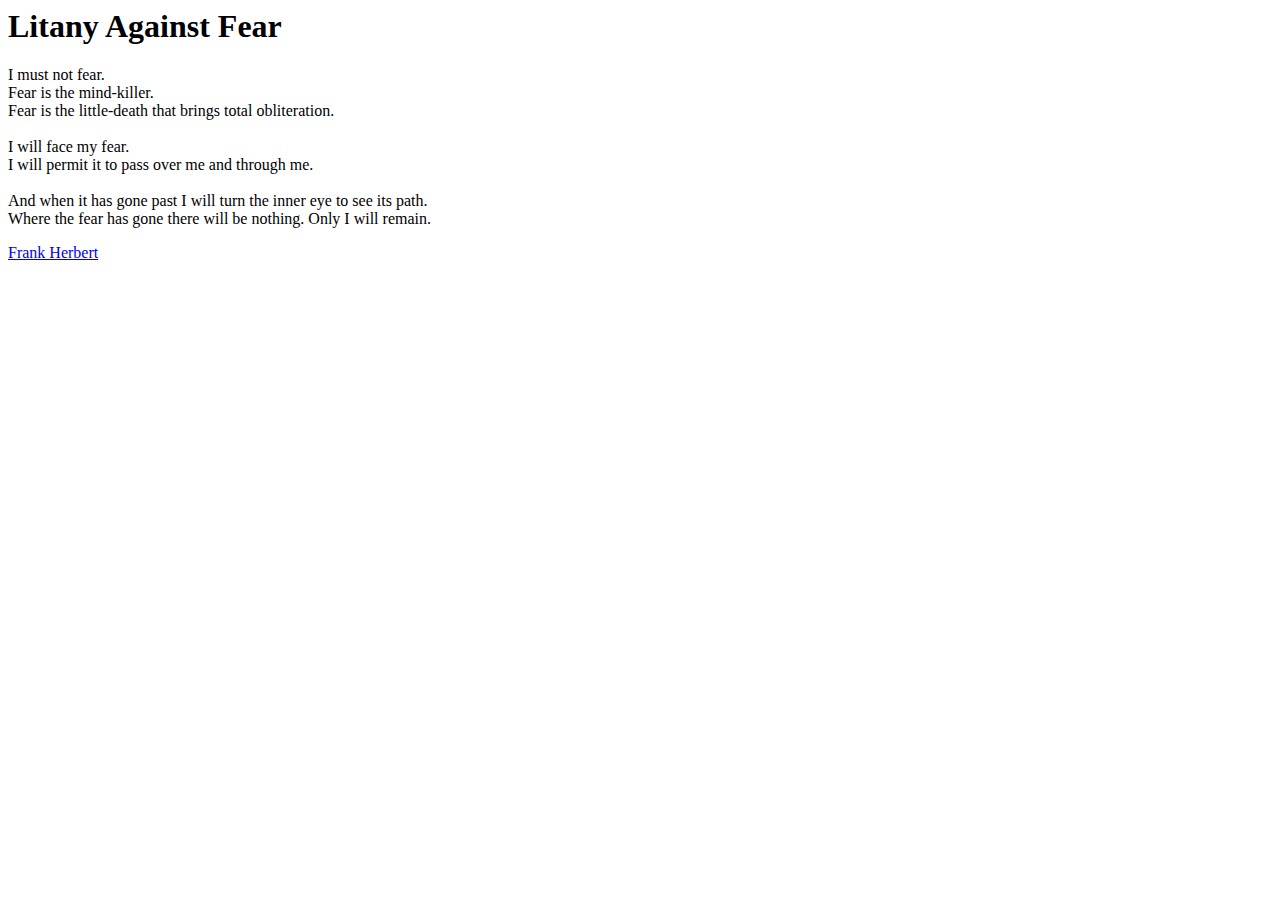
<file: index.html>
<html>
<body>
<h1>Litany Against Fear</h1>
	<p>
I must not fear.<br/>
Fear is the mind-killer.<br/>
Fear is the little-death that brings total obliteration.<br/><br/>
I will face my fear.<br/>
I will permit it to pass over me and through me.<br/><br/>
And when it has gone past I will turn the inner eye to see its path.<br/>
Where the fear has gone there will be nothing. Only I will remain.<br/>
	</p>

	<a href="herbert.html">Frank Herbert</a>

</body>
</html>
</file>
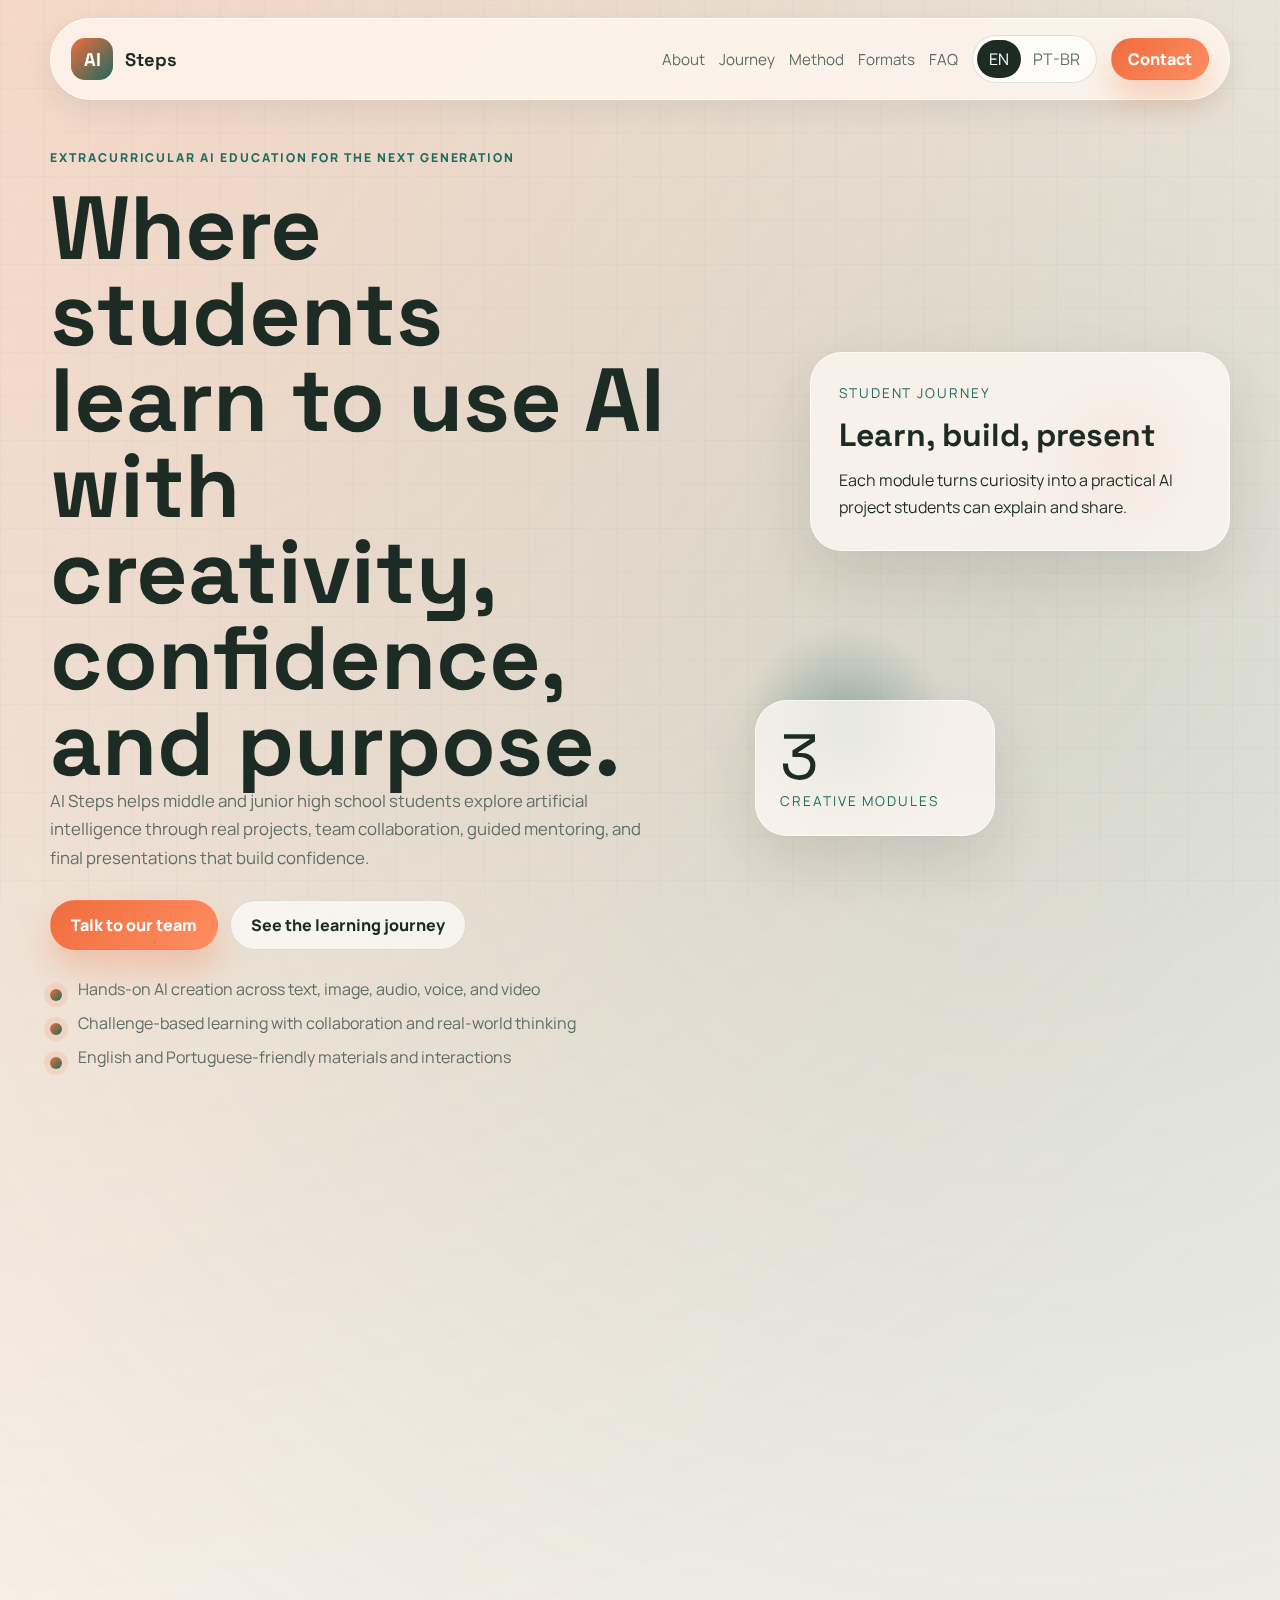
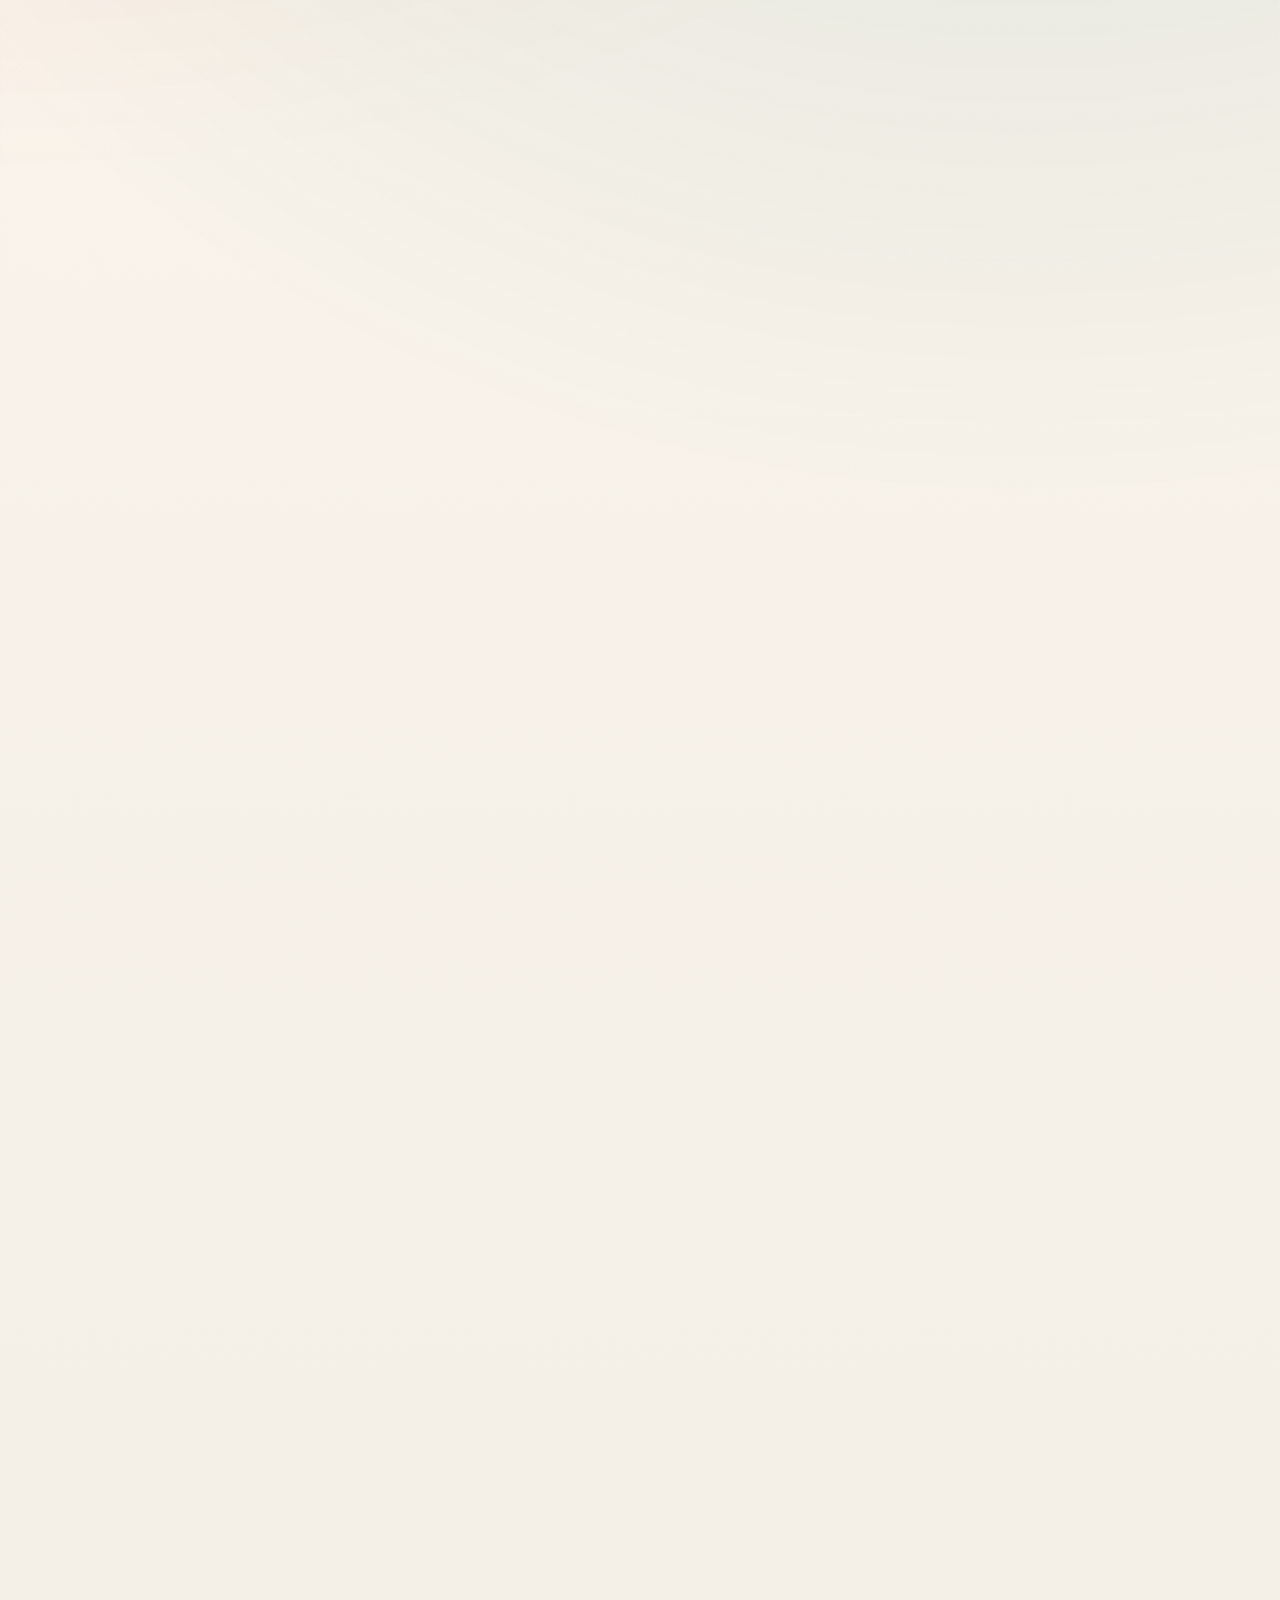
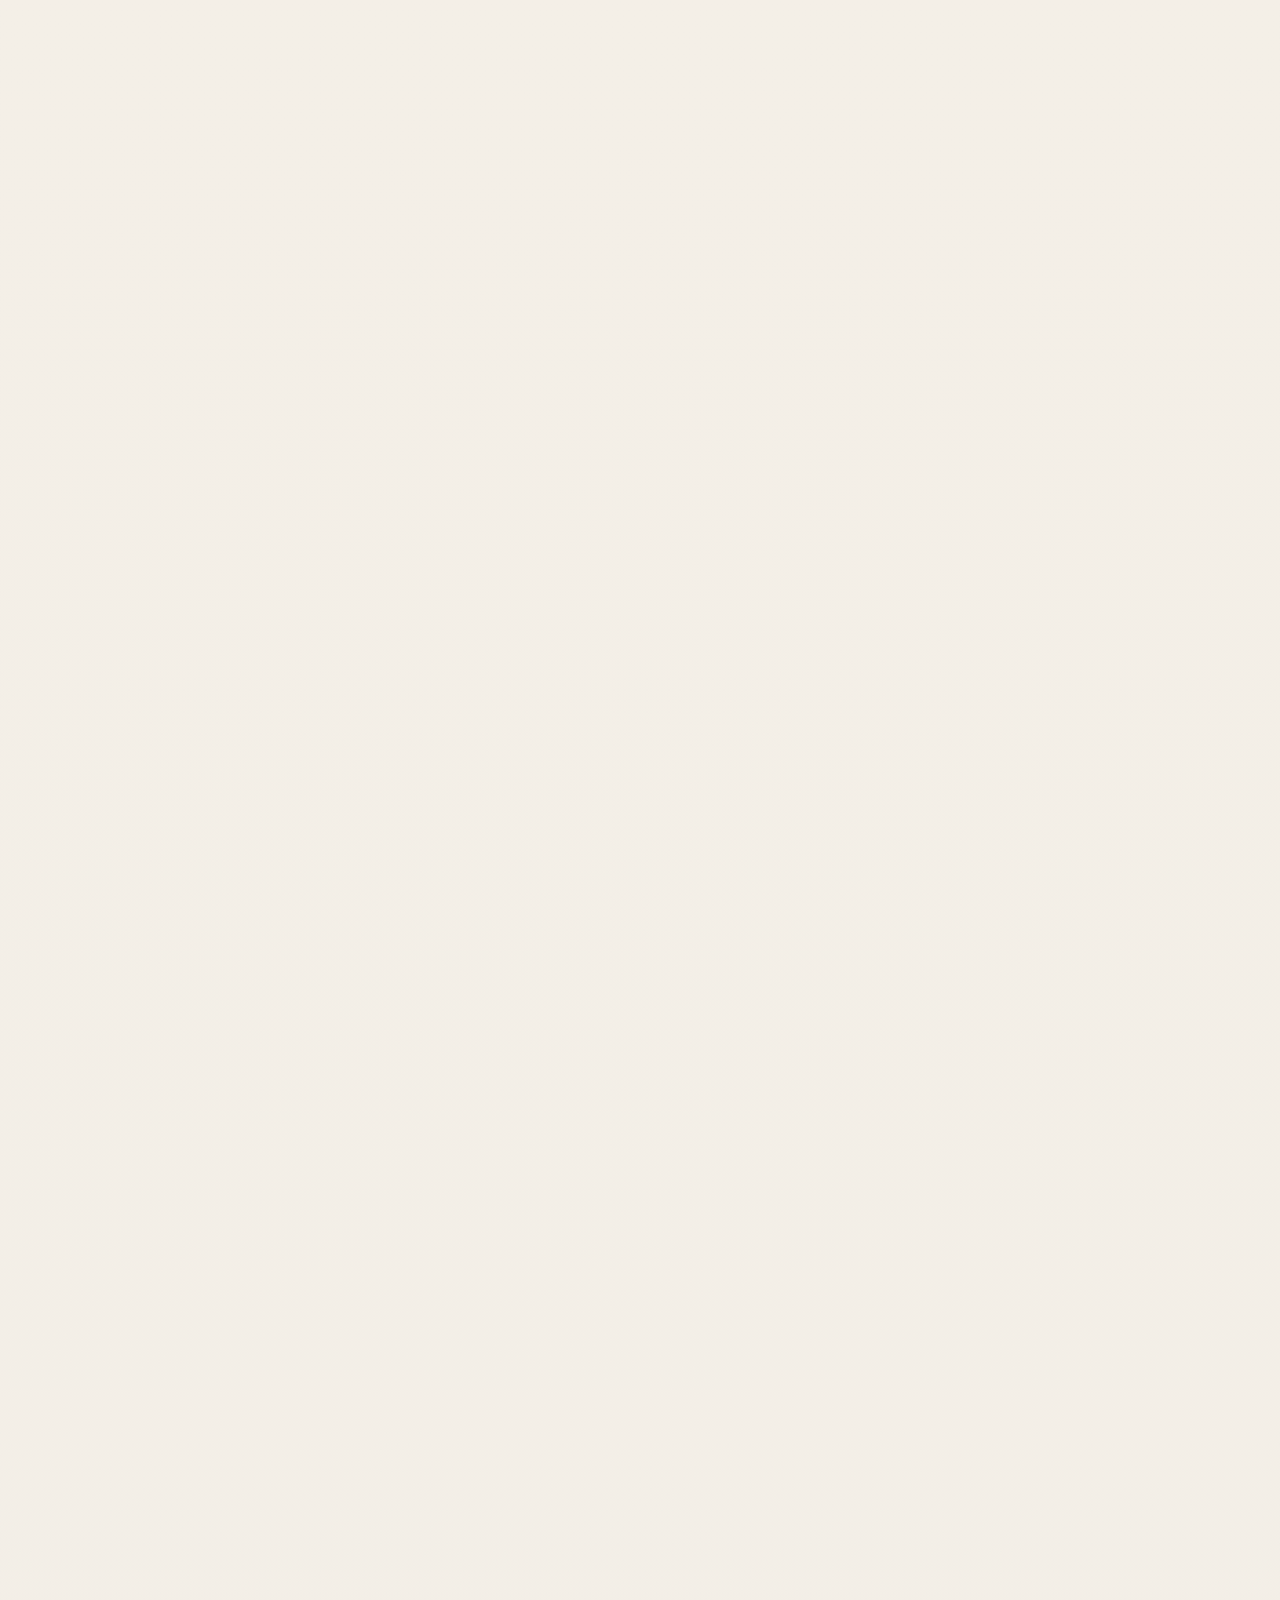
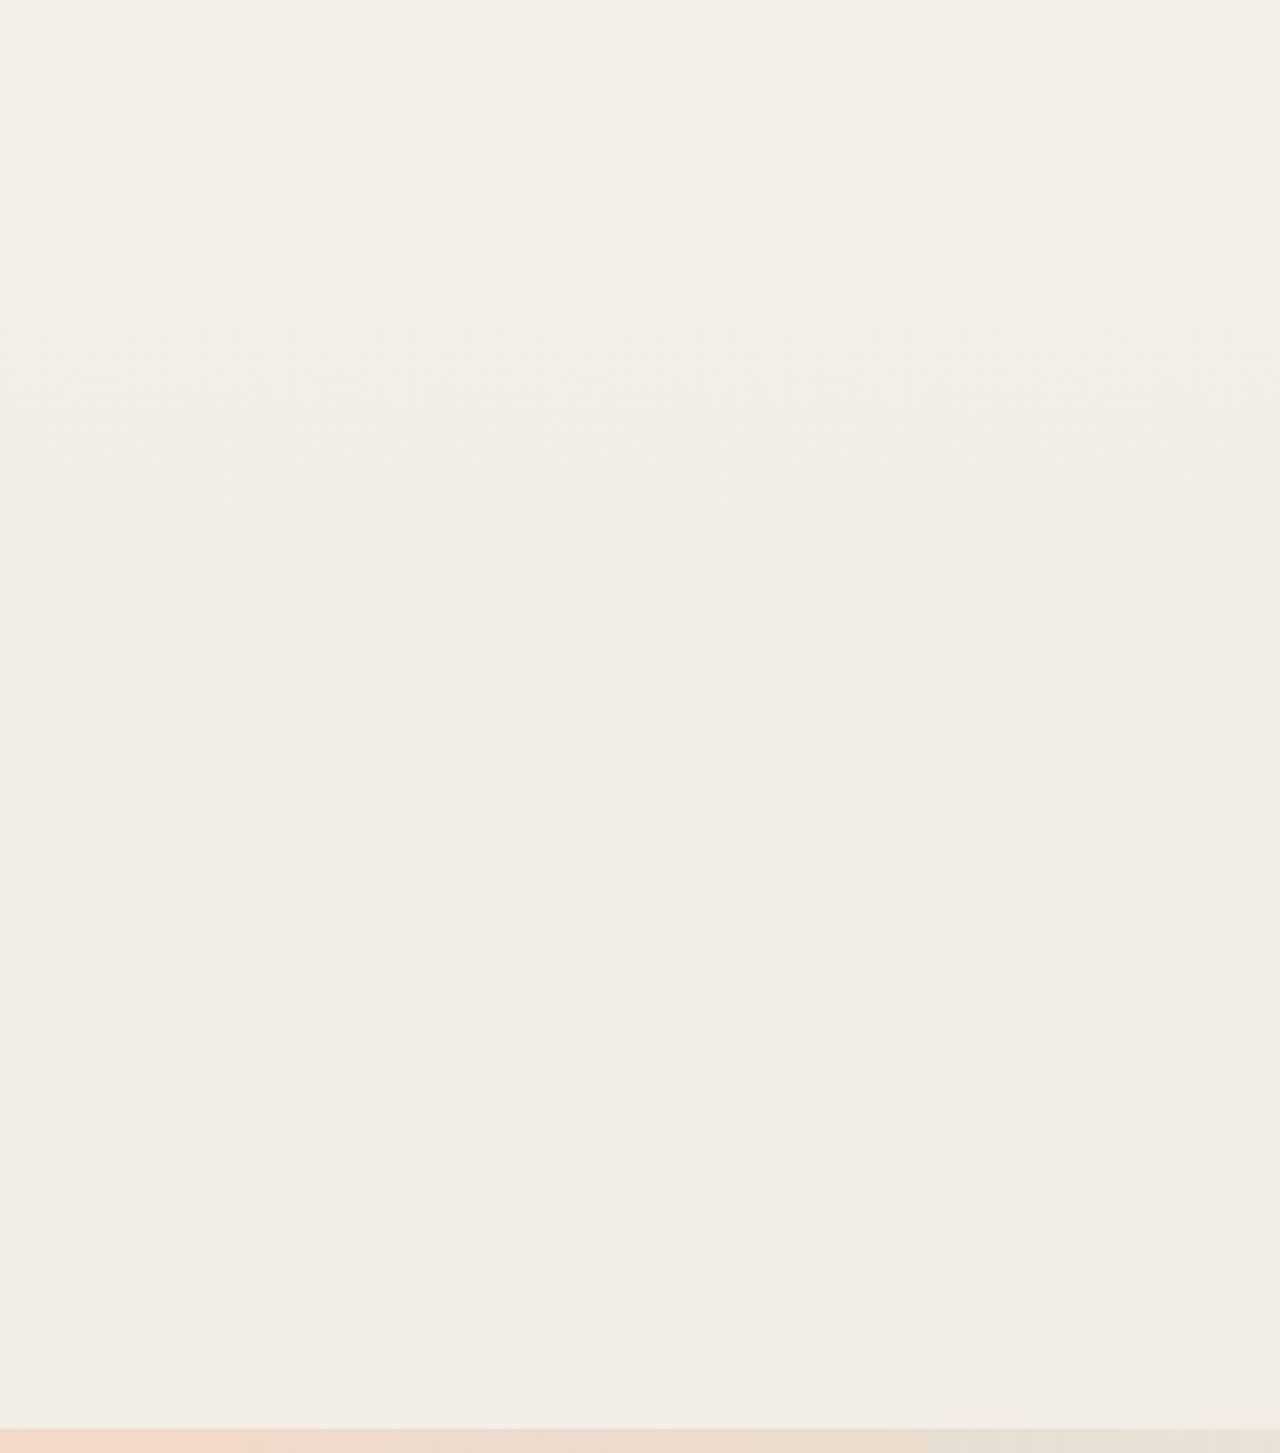
<file: aisteps/index.html>
<!DOCTYPE html>
<html lang="en">
  <head>
    <meta charset="UTF-8" />
    <meta name="viewport" content="width=device-width, initial-scale=1.0" />
    <title>AI Steps | Learn AI, Grow, Lead</title>
    <meta
      name="description"
      content="AI Steps is an extracurricular learning experience that helps students create with artificial intelligence through hands-on projects, teamwork, and final pitches."
    />
    <link rel="preconnect" href="https://fonts.googleapis.com" />
    <link rel="preconnect" href="https://fonts.gstatic.com" crossorigin />
    <link
      href="https://fonts.googleapis.com/css2?family=Manrope:wght@400;500;700;800&family=Space+Grotesk:wght@500;700&display=swap"
      rel="stylesheet"
    />
    <link rel="stylesheet" href="./styles.css" />
  </head>
  <body>
    <div class="page-shell">
      <header class="site-header">
        <nav class="nav">
          <a class="brand" href="#top" aria-label="AI Steps home">
            <span class="brand-mark">AI</span>
            <span class="brand-text">Steps</span>
          </a>
          <button class="nav-toggle" type="button" aria-expanded="false" aria-label="Open navigation">
            <span></span>
            <span></span>
          </button>
          <div class="nav-panel">
            <div class="nav-links">
              <a href="#about" data-i18n="nav.about">About</a>
              <a href="#journey" data-i18n="nav.journey">Journey</a>
              <a href="#method" data-i18n="nav.method">Method</a>
              <a href="#formats" data-i18n="nav.formats">Formats</a>
              <a href="#faq" data-i18n="nav.faq">FAQ</a>
            </div>
            <div class="nav-actions">
              <div class="lang-switch" role="group" aria-label="Language selector">
                <button class="lang-btn is-active" type="button" data-lang="en">EN</button>
                <button class="lang-btn" type="button" data-lang="pt-BR">PT-BR</button>
              </div>
              <a class="button button-small" href="mailto:suporte@steps.ai.br" data-i18n="nav.cta">Contact</a>
            </div>
          </div>
        </nav>
      </header>

      <main id="top">
        <section class="hero section">
          <div class="hero-copy">
            <p class="eyebrow" data-i18n="hero.eyebrow">Extracurricular AI education for the next generation</p>
            <h1 data-i18n="hero.title">Where students learn to use AI with creativity, confidence, and purpose.</h1>
            <p class="hero-text" data-i18n="hero.text">
              AI Steps helps middle and junior high school students explore artificial intelligence through real
              projects, team collaboration, guided mentoring, and final presentations that build confidence.
            </p>
            <div class="hero-actions">
              <a class="button" href="mailto:suporte@steps.ai.br" data-i18n="hero.primaryCta">Talk to our team</a>
              <a class="button button-ghost" href="#journey" data-i18n="hero.secondaryCta">See the learning journey</a>
            </div>
            <ul class="hero-points">
              <li data-i18n="hero.point1">Hands-on AI creation across text, image, audio, voice, and video</li>
              <li data-i18n="hero.point2">Challenge-based learning with collaboration and real-world thinking</li>
              <li data-i18n="hero.point3">English and Portuguese-friendly materials and interactions</li>
            </ul>
          </div>

          <div class="hero-visual" aria-hidden="true">
            <div class="orb orb-one"></div>
            <div class="orb orb-two"></div>
            <div class="hero-card hero-card-main">
              <span class="mini-label" data-i18n="hero.cardLabel">Student journey</span>
              <strong data-i18n="hero.cardTitle">Learn, build, present</strong>
              <p data-i18n="hero.cardText">Each module turns curiosity into a practical AI project students can explain and share.</p>
            </div>
            <div class="hero-card hero-card-side">
              <span class="metric-number">3</span>
              <span class="metric-label" data-i18n="hero.metric">creative modules</span>
            </div>
          </div>
        </section>

        <section class="section trust-strip" aria-label="Program highlights">
          <div class="highlight">
            <strong data-i18n="highlights.item1Title">10-week modules</strong>
            <span data-i18n="highlights.item1Text">A focused format that keeps momentum high.</span>
          </div>
          <div class="highlight">
            <strong data-i18n="highlights.item2Title">Weekly live classes</strong>
            <span data-i18n="highlights.item2Text">Structured learning with guidance and feedback.</span>
          </div>
          <div class="highlight">
            <strong data-i18n="highlights.item3Title">Team pitch finals</strong>
            <span data-i18n="highlights.item3Text">Students present solutions with clarity and confidence.</span>
          </div>
        </section>

        <section id="about" class="section section-grid">
          <div class="section-heading">
            <p class="eyebrow" data-i18n="about.eyebrow">What is AI Steps?</p>
            <h2 data-i18n="about.title">A modern AI learning experience designed for students and reassuring for parents.</h2>
          </div>
          <div class="cards three-up">
            <article class="info-card">
              <h3 data-i18n="about.card1Title">Learn</h3>
              <p data-i18n="about.card1Text">
                Students explore practical AI tools for writing, research, presentations, voice, music, images, and video.
              </p>
            </article>
            <article class="info-card">
              <h3 data-i18n="about.card2Title">Create</h3>
              <p data-i18n="about.card2Text">
                Every module is project-based, helping students transform ideas into useful and creative outcomes.
              </p>
            </article>
            <article class="info-card">
              <h3 data-i18n="about.card3Title">Present</h3>
              <p data-i18n="about.card3Text">
                Students finish by pitching their work, practicing communication, reflection, and teamwork.
              </p>
            </article>
          </div>
        </section>

        <section id="journey" class="section">
          <div class="section-heading split-heading">
            <div>
              <p class="eyebrow" data-i18n="journey.eyebrow">Learning journey</p>
              <h2 data-i18n="journey.title">A progression that keeps students curious and challenged.</h2>
            </div>
            <p class="section-intro" data-i18n="journey.intro">
              The initial path is organized into three modules, each ending with a final pitch and a concrete student output.
            </p>
          </div>
          <div class="journey-banner">
            <div>
              <span class="journey-badge" data-i18n="journey.badge">3 modules, 3 pitches, one visible learning arc</span>
              <p data-i18n="journey.bannerText">
                Students move from research and communication to multimodal creation and finally to music and video, building confidence at each step.
              </p>
            </div>
          </div>
          <div class="timeline">
            <article class="timeline-card">
              <img class="module-image" src="./assets/page3_img4.jpg" alt="AI Steps module 1 illustration" />
              <span class="timeline-index">01</span>
              <h3 data-i18n="journey.module1Title">Text, research, and presentations with AI</h3>
              <p data-i18n="journey.module1Text">
                Students learn how to brainstorm, investigate topics, organize ideas, and communicate clearly with AI support.
              </p>
            </article>
            <article class="timeline-card">
              <img class="module-image" src="./assets/page3_img2.jpg" alt="AI Steps module 2 illustration" />
              <span class="timeline-index">02</span>
              <h3 data-i18n="journey.module2Title">Images, interactions, and voice with AI</h3>
              <p data-i18n="journey.module2Text">
                Students experiment with visual creation, multimodal prompting, and AI-powered voice interactions.
              </p>
            </article>
            <article class="timeline-card">
              <img class="module-image" src="./assets/page3_img3.jpg" alt="AI Steps module 3 illustration" />
              <span class="timeline-index">03</span>
              <h3 data-i18n="journey.module3Title">Music and video with AI</h3>
              <p data-i18n="journey.module3Text">
                Students build richer creative projects using sound, storytelling, and video-based outputs.
              </p>
            </article>
          </div>
        </section>

        <section id="method" class="section feature-band">
          <div class="section-heading">
            <p class="eyebrow" data-i18n="method.eyebrow">Methodology</p>
            <h2 data-i18n="method.title">Challenge Based Learning turns AI from a tool students try into a skill they can apply.</h2>
            <p class="method-lead" data-i18n="method.lead">
              CBL is the backbone of the experience: students start with a relevant challenge, investigate with intention, and finish by presenting an original solution.
            </p>
          </div>
          <div class="method-grid">
            <article class="method-step">
              <span class="step-kicker" data-i18n="method.step1Kicker">1. Engage</span>
              <h3 data-i18n="method.step1Title">Big idea, essential question, real challenge</h3>
              <p data-i18n="method.step1Text">
                Students begin with meaningful prompts that connect learning to relevant situations and genuine curiosity.
              </p>
            </article>
            <article class="method-step">
              <span class="step-kicker" data-i18n="method.step2Kicker">2. Investigate</span>
              <h3 data-i18n="method.step2Title">Guided research, experimentation, synthesis</h3>
              <p data-i18n="method.step2Text">
                They test AI tools, compare results, and refine their understanding with facilitator support.
              </p>
            </article>
            <article class="method-step">
              <span class="step-kicker" data-i18n="method.step3Kicker">3. Act</span>
              <h3 data-i18n="method.step3Title">Solution building, implementation, team pitch</h3>
              <p data-i18n="method.step3Text">
                Learning becomes visible through projects, collaboration, and presentations that demonstrate progress.
              </p>
            </article>
          </div>
          <div class="cbl-spotlight">
            <div class="cbl-mark">CBL</div>
            <div>
              <h3 data-i18n="method.spotlightTitle">Why Challenge Based Learning matters here</h3>
              <p data-i18n="method.spotlightText">
                Instead of only watching demonstrations, students actively frame questions, test ideas, and defend their solutions. That makes the AI learning feel deeper, more memorable, and more transferable.
              </p>
            </div>
          </div>
          <div class="benefits-panel">
            <div>
              <h3 data-i18n="method.benefitsTitle">What families can expect</h3>
            </div>
            <ul class="check-list">
              <li data-i18n="method.benefit1">2-hour weekly classes plus group mentoring support</li>
              <li data-i18n="method.benefit2">Individual and team-based tasks for 4 to 6 students</li>
              <li data-i18n="method.benefit3">Free-to-access tools prioritized whenever possible</li>
              <li data-i18n="method.benefit4">Materials and experiences that work in English and Portuguese</li>
            </ul>
          </div>
        </section>

        <section id="formats" class="section section-grid">
          <div class="section-heading">
            <p class="eyebrow" data-i18n="formats.eyebrow">Flexible formats</p>
            <h2 data-i18n="formats.title">Built to work in schools, and accessible beyond the classroom.</h2>
          </div>
          <div class="cards two-up">
            <article class="format-card">
              <h3 data-i18n="formats.card1Title">In person</h3>
              <p data-i18n="formats.card1Text">
                Classes can happen inside the school environment with direct facilitator support and strong group interaction.
              </p>
            </article>
            <article class="format-card">
              <h3 data-i18n="formats.card2Title">Live online</h3>
              <p data-i18n="formats.card2Text">
                Synchronous online classes bring students together with schedule flexibility and access to recordings for review.
              </p>
            </article>
          </div>
        </section>

        <section class="section outcomes">
          <div class="section-heading split-heading">
            <div>
              <p class="eyebrow" data-i18n="outcomes.eyebrow">Student outcomes</p>
              <h2 data-i18n="outcomes.title">More than lessons: students leave with proof of learning.</h2>
            </div>
            <p class="section-intro" data-i18n="outcomes.intro">
              The program is structured so students can revisit concepts, improve their work, and share what they have built.
            </p>
          </div>
          <div class="cards three-up">
            <article class="info-card">
              <h3 data-i18n="outcomes.card1Title">Recorded lessons and platform access</h3>
              <p data-i18n="outcomes.card1Text">Students can review key concepts anytime and reinforce learning at their own pace.</p>
            </article>
            <article class="info-card">
              <h3 data-i18n="outcomes.card2Title">Materials, feedback, and mentoring</h3>
              <p data-i18n="outcomes.card2Text">Each module includes support that helps students refine both ideas and execution.</p>
            </article>
            <article class="info-card">
              <h3 data-i18n="outcomes.card3Title">Certificate and project portfolio</h3>
              <p data-i18n="outcomes.card3Text">Students finish with a visible record of their progress, creativity, and practical AI use.</p>
            </article>
          </div>
        </section>

        <section id="faq" class="section faq-section">
          <div class="section-heading">
            <p class="eyebrow" data-i18n="faq.eyebrow">FAQ</p>
            <h2 data-i18n="faq.title">Quick answers for families exploring the program.</h2>
          </div>
          <div class="faq-list">
            <details>
              <summary data-i18n="faq.q1">What kind of student is AI Steps for?</summary>
              <p data-i18n="faq.a1">
                AI Steps is designed for students in the middle to junior high school years who are ready to learn by building,
                experimenting, and presenting ideas.
              </p>
            </details>
            <details>
              <summary data-i18n="faq.q2">Is the program only about technology?</summary>
              <p data-i18n="faq.a2">
                No. Students also practice creativity, critical thinking, collaboration, communication, and responsible use of AI.
              </p>
            </details>
            <details>
              <summary data-i18n="faq.q3">Do students need prior AI experience?</summary>
              <p data-i18n="faq.a3">
                No prior experience is required. The program is guided step by step and grows in complexity across the modules.
              </p>
            </details>
            <details>
              <summary data-i18n="faq.q4">How can families or schools get started?</summary>
              <p data-i18n="faq.a4">
                Reach out by email and the AI Steps team can help you understand formats, onboarding, and the best next step.
              </p>
            </details>
          </div>
        </section>

        <section class="section cta-section">
          <div class="cta-card">
            <div>
              <p class="eyebrow" data-i18n="cta.eyebrow">Ready to begin?</p>
              <h2 data-i18n="cta.title">Bring AI Steps into your child's learning journey.</h2>
              <p data-i18n="cta.text">
                Contact the team to learn more about the program, school partnerships, and the best format for your family or community.
              </p>
            </div>
            <a class="button" href="mailto:suporte@steps.ai.br?subject=AI%20Steps%20Inquiry" data-i18n="cta.button">Email AI Steps</a>
          </div>
        </section>
      </main>
    </div>
    <script src="./script.js"></script>
  </body>
</html>
</file>
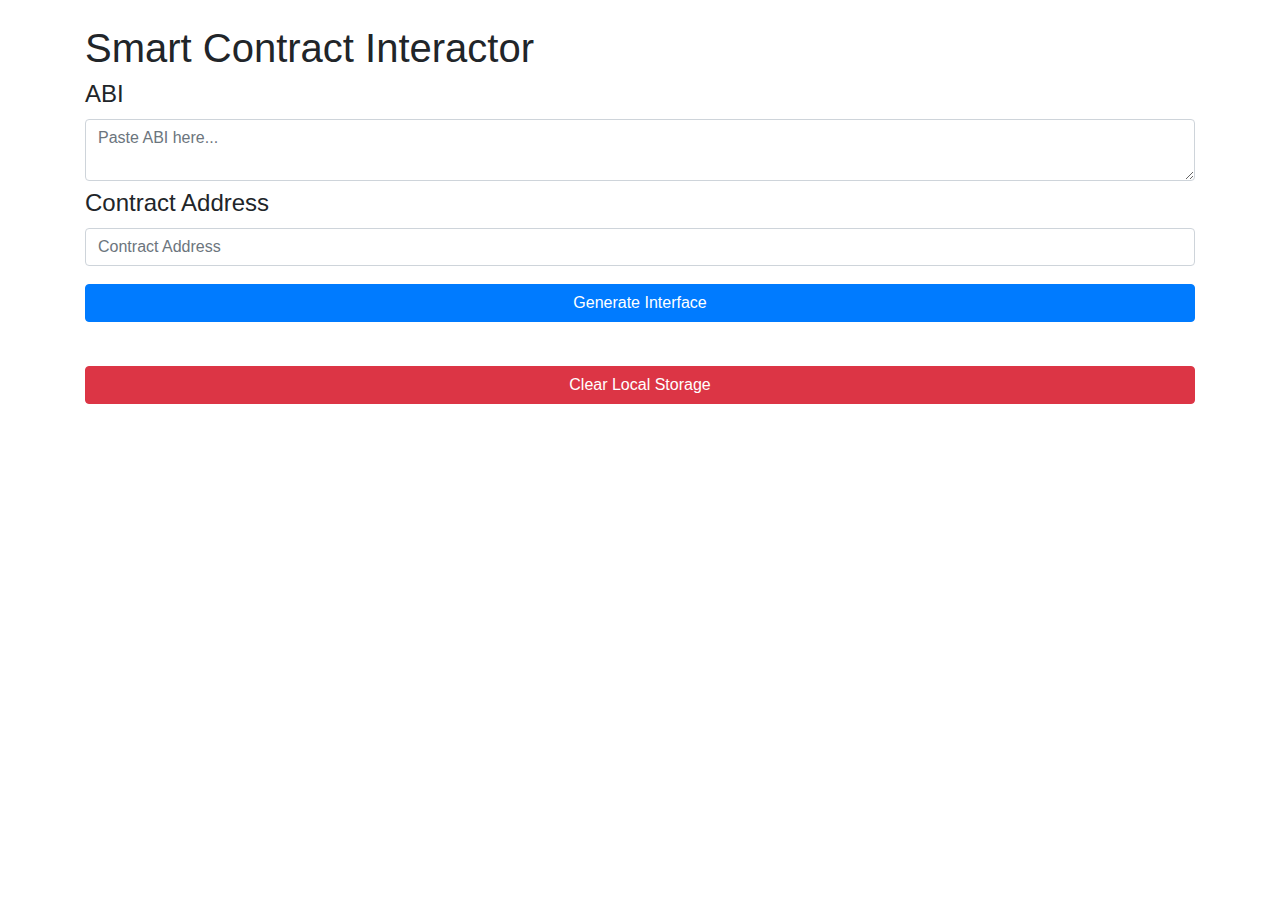
<file: dappmaker/index.html>
<html>
    <head>
        <meta charset="UTF-8">
        <title>Smart Contract Interface</title>
        <link rel="stylesheet" href="https://stackpath.bootstrapcdn.com/bootstrap/4.5.2/css/bootstrap.min.css">
        <style>
            body {
                font-family: Arial, sans-serif;
                margin: 20px;
            }

            textarea, input, button {
                width: 100%;
                margin: 10px 0;
            }

            #interface {
                margin-top: 20px;
            }
        </style>
        <script src="https://cdn.ethers.io/lib/ethers-5.2.umd.min.js" type="application/javascript"></script>
        <script>
// Assumes ethers.js is already included in your HTML file

document.addEventListener('DOMContentLoaded', function() {
    // Attempt to load ABI and contract address from localStorage
    if (localStorage.getItem('abi') && localStorage.getItem('contractAddress')) {
        document.getElementById('abiInput').value = localStorage.getItem('abi');
        document.getElementById('contractAddress').value = localStorage.getItem('contractAddress');
        generateInterface(); // Automatically generate the interface if ABI and address are found
    }
});


const clearLocalStorage = () => {
    localStorage.removeItem('abi');
    localStorage.removeItem('contractAddress');
    // Clear the interface and form fields
    document.getElementById('interface').innerHTML = '';
    document.getElementById('abiInput').value = '';
    document.getElementById('contractAddress').value = '';
    alert('Local storage cleared!');
};


    const generateInterface = async () => {
        const abi = JSON.parse(document.getElementById('abiInput').value);
        const contractAddress = document.getElementById('contractAddress').value;

        // Save ABI and contract address to localStorage
        localStorage.setItem('abi', JSON.stringify(abi));
        localStorage.setItem('contractAddress', contractAddress);

        const provider = new ethers.providers.Web3Provider(window.ethereum, "any");
        await provider.send("eth_requestAccounts", []);
        const signer = provider.getSigner();
        const contract = new ethers.Contract(contractAddress, abi, signer);
        
        const interfaceDiv = document.getElementById('interface');
        interfaceDiv.innerHTML = ''; // Clear previous interface

        abi.forEach((item) => {
            if (item.type === 'function') {
                const funcDiv = document.createElement('div');
                const funcLabel = document.createElement('label');
                funcLabel.textContent = item.name;
                funcDiv.appendChild(funcLabel);

                const inputDiv = document.createElement('div');

                item.inputs.forEach((input, index) => {
                    const inputField = document.createElement('input');
                    inputField.setAttribute('placeholder', input.type + ' ' + input.name);
                    inputField.id = item.name + '_input_' + index;
                    inputField.className = 'form-control mb-1';
                    inputDiv.appendChild(inputField);
                });

                const callButton = document.createElement('button');
                callButton.textContent = item.stateMutability === 'view' ? 'Call' : 'Send';

                callButton.className = item.stateMutability === 'view' ? 'btn btn-info' : 'btn btn-warning';
                funcDiv.className = 'mb-3'; // Add margin to each function div for spacing

                funcDiv.appendChild(inputDiv);
                funcDiv.appendChild(callButton);

                // Create a div to display the result under the button
                const resultDiv = document.createElement('div');
                resultDiv.id = item.name + '_result';
                funcDiv.appendChild(resultDiv);

                callButton.onclick = async () => {
                    const inputs = [];
                    item.inputs.forEach((input, index) => {
                        inputs.push(document.getElementById(item.name + '_input_' + index).value);
                    });

                    if (item.stateMutability === 'view' || item.stateMutability === 'pure') {
                        try {
                            const result = await contract[item.name](...inputs);
                            // alert(JSON.stringify(result));
                            const displayResult = ethers.BigNumber.isBigNumber(result) ? result.toString() : JSON.stringify(result);
                            document.getElementById(item.name + '_result').textContent = 'Result: ' + displayResult;
                        } catch (error) {
                            console.error(error);
                            // alert('Error calling the function');
                            document.getElementById(item.name + '_result').textContent = 'Error calling the function';
                        }
                    } else {
                        try {
                            const tx = await contract[item.name](...inputs);
                            await tx.wait();
                            // alert('Transaction successful! Hash: ' + tx.hash);
                            document.getElementById(item.name + '_result').textContent = 'Transaction successful! Hash: ' + receipt.transactionHash;
                        } catch (error) {
                            console.error(error);
                            // alert('Error sending the transaction');
                            document.getElementById(item.name + '_result').textContent = 'Error sending the transaction';
                        }
                    }
                };

                interfaceDiv.appendChild(funcDiv);
            }
        });
    };

        </script>
    </head>
    <body>

        <div class="container mt-4">
            <h1>Smart Contract Interactor</h1>
            <h4>ABI</h4>
            <textarea id="abiInput" class="form-control mb-2" placeholder="Paste ABI here..."></textarea>
            <h4>Contract Address</h4>
            <input type="text" id="contractAddress" class="form-control mb-2" placeholder="Contract Address">
            <button onclick="generateInterface()" class="btn btn-primary mb-3">Generate Interface</button>
            <div id="interface"></div>
            <!-- Clear Local Storage Button -->
            <button onclick="clearLocalStorage()" class="btn btn-danger mt-2">Clear Local Storage</button>
        </div>

    </body>
</html>
</file>
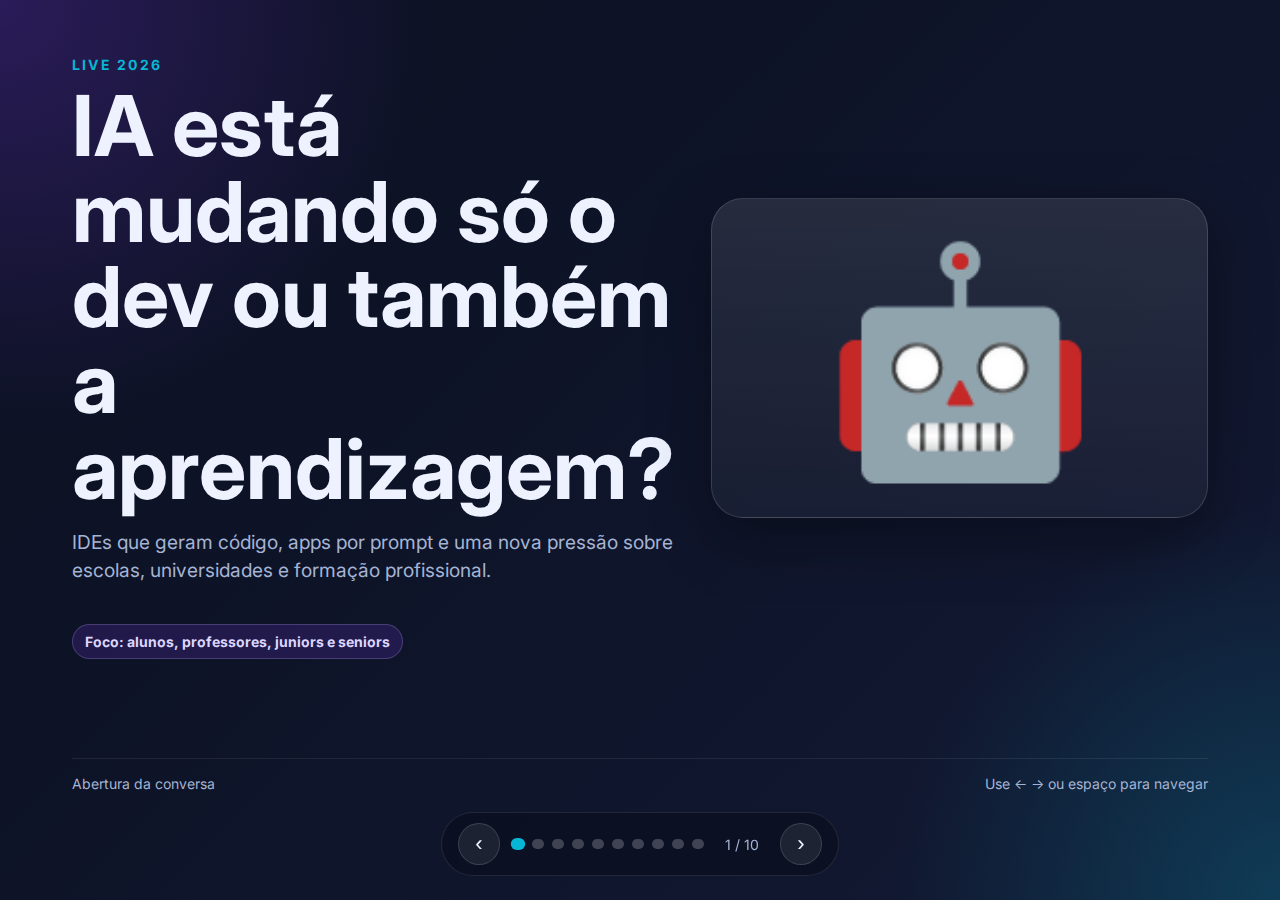
<file: ia_educacao/index.html>
<!DOCTYPE html>
<html lang="pt-BR" data-theme="dark">
<head>
  <meta charset="UTF-8" />
  <meta name="viewport" content="width=device-width, initial-scale=1.0" />
  <meta name="slides-format" content="viewport" />
  <title>IA, código e educação — Live 2026</title>
  <link rel="preconnect" href="https://fonts.googleapis.com">
  <link rel="preconnect" href="https://fonts.gstatic.com" crossorigin>
  <link href="https://fonts.googleapis.com/css2?family=Inter:wght@400;500;600;700;800;900&display=swap" rel="stylesheet">
  <style>
    :root {
      --bg: #0b1020;
      --bg-2: #121933;
      --panel: rgba(255,255,255,0.08);
      --panel-2: rgba(255,255,255,0.05);
      --border: rgba(255,255,255,0.14);
      --text: #eef2ff;
      --muted: #a5b4d4;
      --accent: #7c3aed;
      --accent-2: #06b6d4;
      --accent-3: #22c55e;
      --warn: #fb7185;
      --shadow: 0 20px 60px rgba(0,0,0,0.35);
      --radius: 24px;
    }
    * { box-sizing: border-box; }
    html, body {
      margin: 0; padding: 0; width: 100%; height: 100%; overflow: hidden;
      background: radial-gradient(circle at top left, rgba(124,58,237,0.28), transparent 28%),
                  radial-gradient(circle at bottom right, rgba(6,182,212,0.22), transparent 25%),
                  linear-gradient(135deg, var(--bg), var(--bg-2));
      color: var(--text);
      font-family: Inter, system-ui, sans-serif;
    }
    .deck {
      position: relative;
      width: 100vw; height: 100vh;
      overflow: hidden;
    }
    .slide {
      position: absolute; inset: 0;
      padding: 56px 72px 108px;
      display: grid;
      grid-template-rows: auto 1fr auto;
      opacity: 0;
      pointer-events: none;
      transform: translateX(24px) scale(.985);
      transition: opacity .45s ease, transform .45s ease;
    }
    .slide.active {
      opacity: 1;
      pointer-events: auto;
      transform: translateX(0) scale(1);
    }
    .eyebrow {
      color: var(--accent-2);
      text-transform: uppercase;
      letter-spacing: .16em;
      font-size: 14px;
      font-weight: 700;
      margin-bottom: 10px;
    }
    h1, h2 { margin: 0; line-height: 1.02; }
    h1 { font-size: clamp(44px, 7vw, 84px); max-width: 11ch; }
    h2 { font-size: clamp(32px, 4.5vw, 56px); max-width: 14ch; }
    p, li { font-size: clamp(18px, 1.5vw, 24px); line-height: 1.45; color: var(--text); }
    .muted { color: var(--muted); }
    .hero {
      display: grid;
      grid-template-columns: 1.1fr .9fr;
      gap: 32px;
      align-items: center;
    }
    .hero-icon {
      display: grid; place-items: center;
      min-height: 320px;
      border-radius: 32px;
      border: 1px solid var(--border);
      background: linear-gradient(180deg, rgba(255,255,255,0.10), rgba(255,255,255,0.04));
      box-shadow: var(--shadow);
      font-size: clamp(120px, 18vw, 220px);
    }
    .grid-2, .grid-3, .grid-4 {
      display: grid; gap: 20px; align-items: stretch;
    }
    .grid-2 { grid-template-columns: repeat(2, minmax(0,1fr)); }
    .grid-3 { grid-template-columns: repeat(3, minmax(0,1fr)); }
    .grid-4 { grid-template-columns: repeat(4, minmax(0,1fr)); }
    .card {
      background: linear-gradient(180deg, var(--panel), var(--panel-2));
      border: 1px solid var(--border);
      border-radius: var(--radius);
      padding: 22px;
      box-shadow: var(--shadow);
    }
    .card h3 {
      margin: 0 0 10px;
      font-size: 24px;
      line-height: 1.15;
    }
    .card p, .card li { font-size: 18px; }
    .card ul { margin: 0; padding-left: 20px; }
    .stat {
      display: flex; flex-direction: column; gap: 10px;
      justify-content: center; min-height: 220px;
    }
    .stat-value {
      font-size: clamp(44px, 6vw, 72px);
      font-weight: 900;
      line-height: 1;
    }
    .accent { color: var(--accent-2); }
    .accent-purple { color: #c4b5fd; }
    .accent-green { color: #86efac; }
    .accent-warn { color: #fda4af; }
    .split {
      display: grid; grid-template-columns: 1fr 1fr; gap: 24px; align-items: center;
    }
    .big-quote {
      font-size: clamp(28px, 3vw, 42px);
      line-height: 1.18;
      font-weight: 800;
      max-width: 18ch;
    }
    .footer {
      display: flex; justify-content: space-between; align-items: center;
      color: var(--muted); font-size: 14px; gap: 20px;
      border-top: 1px solid rgba(255,255,255,0.08); padding-top: 16px;
    }
    .progress {
      position: fixed; bottom: 24px; left: 50%; transform: translateX(-50%);
      display: flex; align-items: center; gap: 12px;
      background: rgba(10,14,30,0.72); backdrop-filter: blur(12px);
      border: 1px solid rgba(255,255,255,0.1);
      padding: 10px 16px; border-radius: 999px; z-index: 50;
    }
    .btn {
      width: 42px; height: 42px; border-radius: 999px; border: 1px solid var(--border);
      background: rgba(255,255,255,0.08); color: var(--text); cursor: pointer;
      font-size: 22px;
    }
    .dots { display: flex; gap: 8px; }
    .dot {
      width: 10px; height: 10px; border-radius: 999px; background: rgba(255,255,255,0.22);
      border: 0; cursor: pointer;
    }
    .dot.active { background: var(--accent-2); transform: scale(1.2); }
    .counter { min-width: 52px; text-align: center; font-size: 14px; color: var(--muted); }
    .list-tight { display: grid; gap: 12px; }
    .tag {
      display: inline-flex; align-items: center; gap: 8px;
      border-radius: 999px; padding: 8px 12px;
      background: rgba(124,58,237,0.18); border: 1px solid rgba(196,181,253,0.24);
      color: #ddd6fe; font-size: 14px; font-weight: 700;
      width: fit-content;
    }
    .sources {
      font-size: 13px; color: var(--muted); line-height: 1.4;
    }
    @media (max-width: 980px) {
      .slide { padding: 32px 24px 100px; }
      .hero, .split, .grid-2, .grid-3, .grid-4 { grid-template-columns: 1fr; }
      .hero-icon { min-height: 220px; }
      .card { padding: 18px; }
      p, li, .card p, .card li { font-size: 16px; }
      .footer { flex-direction: column; align-items: flex-start; }
    }
  </style>
</head>
<body>
  <div class="deck" id="deck">
    <section class="slide active" data-slide="1">
      <div class="hero">
        <div>
          <div class="eyebrow">Live 2026</div>
          <h1>IA está mudando só o dev ou também a aprendizagem?</h1>
          <p class="muted" style="max-width: 52ch; margin-top: 18px;">IDEs que geram código, apps por prompt e uma nova pressão sobre escolas, universidades e formação profissional.</p>
          <div class="tag" style="margin-top:20px;">Foco: alunos, professores, juniors e seniors</div>
        </div>
        <div class="hero-icon" aria-hidden="true">🤖</div>
      </div>
      <div></div>
      <div class="footer">
        <span>Abertura da conversa</span>
        <span>Use ← → ou espaço para navegar</span>
      </div>
    </section>

    <section class="slide" data-slide="2">
      <div>
        <div class="eyebrow">Panorama</div>
        <h2>O que mudou em 2026</h2>
      </div>
      <div class="grid-4">
        <article class="card stat">
          <div class="stat-value accent">84%</div>
          <div><strong>dos estudantes</strong> brasileiros dizem usar IA diariamente em atividades acadêmicas.</div>
        </article>
        <article class="card stat">
          <div class="stat-value accent-purple">54%</div>
          <div><strong>dos professores</strong> relatam uso de IA no ensino básico.</div>
        </article>
        <article class="card stat">
          <div class="stat-value accent-green">62%</div>
          <div><strong>ganho reportado</strong> em desempenho em contextos de tutoria e personalização.</div>
        </article>
        <article class="card stat">
          <div class="stat-value accent-warn">2026</div>
          <div><strong>virou ano de regulação</strong>, com avanço do CNE sobre regras para uso escolar.</div>
        </article>
      </div>
      <div class="footer">
        <span>Números para abrir a discussão</span>
        <span>Fontes no slide final</span>
      </div>
    </section>

    <section class="slide" data-slide="3">
      <div>
        <div class="eyebrow">Desenvolvimento</div>
        <h2>As IDEs com IA mudam a forma de aprender programação</h2>
      </div>
      <div class="grid-3">
        <article class="card">
          <h3>Antes</h3>
          <p>Aprender a programar significava passar por repetição, erro, depuração e construção incremental.</p>
        </article>
        <article class="card">
          <h3>Agora</h3>
          <p>Ferramentas sugerem arquitetura, escrevem funções e até geram apps quase completos a partir de prompts.</p>
        </article>
        <article class="card">
          <h3>Nova tensão</h3>
          <p>Se a IA resolve a tarefa, como garantir que o estudante construiu raciocínio, modelo mental e autonomia?</p>
        </article>
      </div>
      <div class="footer">
        <span>Boa pergunta-gatilho para a live</span>
        <span>Conecta dev, ensino e avaliação</span>
      </div>
    </section>

    <section class="slide" data-slide="4">
      <div>
        <div class="eyebrow">Alunos</div>
        <h2>Para estudantes, a IA é ao mesmo tempo apoio e risco</h2>
      </div>
      <div class="grid-2">
        <article class="card">
          <h3>Oportunidades</h3>
          <ul class="list-tight">
            <li>Tutoria sob demanda e feedback mais rápido.</li>
            <li>Explicações em múltiplos níveis de dificuldade.</li>
            <li>Apoio na escrita, estudo e prototipação.</li>
          </ul>
        </article>
        <article class="card">
          <h3>Riscos</h3>
          <ul class="list-tight">
            <li>Aprendizagem superficial por terceirização do raciocínio.</li>
            <li>Confiança excessiva em respostas incorretas ou enviesadas.</li>
            <li>Menor treino de fundamentos, especialmente para iniciantes.</li>
          </ul>
        </article>
      </div>
      <div class="footer">
        <span>Ponto forte para debate: apoio cognitivo vs. atrofia cognitiva</span>
        <span></span>
      </div>
    </section>

    <section class="slide" data-slide="5">
      <div>
        <div class="eyebrow">Professores</div>
        <h2>O trabalho docente muda menos por substituição e mais por reconfiguração</h2>
      </div>
      <div class="split">
        <article class="card">
          <h3>Onde a IA ajuda</h3>
          <ul class="list-tight">
            <li>Planejamento de aula e materiais.</li>
            <li>Feedback inicial e diferenciação pedagógica.</li>
            <li>Automação de tarefas administrativas.</li>
          </ul>
        </article>
        <article class="card">
          <h3>Onde a pressão aumenta</h3>
          <ul class="list-tight">
            <li>Necessidade de formação contínua.</li>
            <li>Revisão de avaliação e autoria.</li>
            <li>Gestão de ética, vieses e uso responsável.</li>
          </ul>
        </article>
      </div>
      <div class="footer">
        <span>Mensagem útil: o professor não desaparece; o papel muda</span>
        <span></span>
      </div>
    </section>

    <section class="slide" data-slide="6">
      <div>
        <div class="eyebrow">Carreira</div>
        <h2>Juniors e seniors não são afetados da mesma forma</h2>
      </div>
      <div class="grid-2">
        <article class="card">
          <h3>Juniors</h3>
          <p>Perdem parte do “trabalho de entrada” que antes funcionava como treino: boilerplate, documentação simples, testes iniciais e pequenas automações.</p>
        </article>
        <article class="card">
          <h3>Seniors</h3>
          <p>Ganham alavancagem, mas passam a ser cobrados por julgamento, revisão crítica, arquitetura, segurança e responsabilidade sobre a saída da IA.</p>
        </article>
      </div>
      <div class="footer">
        <span>Boa frase: automatizamos tarefas juniores, mas ainda precisamos formar os próximos seniors</span>
        <span></span>
      </div>
    </section>

    <section class="slide" data-slide="7">
      <div>
        <div class="eyebrow">Mercado e academia</div>
        <h2>Como as instituições estão respondendo</h2>
      </div>
      <div class="grid-3">
        <article class="card">
          <h3>Política pública</h3>
          <p>O debate regulatório avançou no Brasil, com discussão de regras para uso da IA em escolas e supervisão pedagógica.</p>
        </article>
        <article class="card">
          <h3>Currículo</h3>
          <p>Cresce a pressão para inserir IA, pensamento computacional, ética e literacia algorítmica como competências estruturantes.</p>
        </article>
        <article class="card">
          <h3>Pesquisa</h3>
          <p>Os trabalhos acadêmicos seguem apontando personalização, apoio tutorial e avaliação como eixos centrais — junto com preocupações sobre dependência, equidade e formação docente.</p>
        </article>
      </div>
      <div class="footer">
        <span>Mercado pede produtividade; academia pede mediação crítica</span>
        <span></span>
      </div>
    </section>

    <section class="slide" data-slide="8">
      <div>
        <div class="eyebrow">Tese central</div>
        <h2>Não é “para pior” ou “para melhor” por si só</h2>
      </div>
      <div class="split">
        <div class="big-quote">A IA melhora o ensino quando amplia feedback, personalização e tempo humano. Ela piora quando substitui esforço cognitivo, autoria e criticidade.</div>
        <article class="card">
          <h3>Formulação para a live</h3>
          <ul class="list-tight">
            <li>O problema não é usar IA; é usar sem projeto pedagógico.</li>
            <li>O problema não é automatizar; é automatizar sem formar base.</li>
            <li>O diferencial passa de “saber fazer tudo” para “saber perguntar, verificar e decidir”.</li>
          </ul>
        </article>
      </div>
      <div class="footer">
        <span>Este é o slide da posição editorial</span>
        <span></span>
      </div>
    </section>

    <section class="slide" data-slide="9">
      <div>
        <div class="eyebrow">Perguntas para conduzir a conversa</div>
        <h2>Roteiro de debate</h2>
      </div>
      <div class="grid-2">
        <article class="card">
          <h3>Perguntas de abertura</h3>
          <ul class="list-tight">
            <li>Se a IA escreve o código, o que ainda precisa ser aprendido “na unha”?</li>
            <li>Estamos formando usuários de IA ou profissionais autônomos?</li>
            <li>Como avaliar aprendizagem quando o apoio é ubíquo?</li>
          </ul>
        </article>
        <article class="card">
          <h3>Perguntas de fechamento</h3>
          <ul class="list-tight">
            <li>Quais competências ficam mais valiosas a partir de agora?</li>
            <li>Como ensinar juniors sem romantizar tarefas repetitivas?</li>
            <li>Que equilíbrio entre produtividade e formação faz sentido?</li>
          </ul>
        </article>
      </div>
      <div class="footer">
        <span>Use este slide como guia de mediação</span>
        <span></span>
      </div>
    </section>

    <section class="slide" data-slide="10">
      <div>
        <div class="eyebrow">Fontes e fechamento</div>
        <h2>Base usada no material</h2>
      </div>
      <div class="card sources">
        <p><strong>Notícias e relatórios 2026:</strong> G1 sobre discussão do CNE; Escolas Conectadas sobre uso diário de IA por estudantes; CNN Brasil sobre impacto no ensino; Fundação Itaú sobre caminhos para educação digital; Terra sobre mudanças educacionais e capacitação docente; Digital Education Council sobre IA no ensino superior na América Latina.</p>
        <p style="margin-top:12px;"><strong>Trabalhos e sínteses acadêmicas:</strong> SciELO sobre desafios da educação na era da IA; artigo da The AI Educator reunindo papers para 2026; publicação da REBENA sobre IA com abordagem investigativa no ensino; materiais internacionais sobre tendências de sala de aula e usos de IA na educação.</p>
        <p style="margin-top:12px;"><strong>Fecho sugerido:</strong> “A IA não está mudando apenas como programamos. Ela está mudando o que significa aprender, ensinar e se tornar profissional.”</p>
      </div>
      <div class="footer">
        <span>Deck refeito em HTML estático, sem dependências externas de framework</span>
        <span>Pronto para abrir localmente no navegador</span>
      </div>
    </section>
  </div>

  <div class="progress" aria-label="Controles da apresentação">
    <button class="btn" id="prev" aria-label="Slide anterior">‹</button>
    <div class="dots" id="dots"></div>
    <div class="counter" id="counter">1 / 10</div>
    <button class="btn" id="next" aria-label="Próximo slide">›</button>
  </div>

  <script>
    const slides = [...document.querySelectorAll('.slide')];
    const dotsWrap = document.getElementById('dots');
    const counter = document.getElementById('counter');
    let current = 0;

    function renderDots() {
      dotsWrap.innerHTML = '';
      slides.forEach((_, i) => {
        const b = document.createElement('button');
        b.className = 'dot' + (i === current ? ' active' : '');
        b.setAttribute('aria-label', 'Ir para slide ' + (i + 1));
        b.addEventListener('click', () => go(i));
        dotsWrap.appendChild(b);
      });
    }

    function go(index) {
      current = (index + slides.length) % slides.length;
      slides.forEach((slide, i) => slide.classList.toggle('active', i === current));
      counter.textContent = `${current + 1} / ${slides.length}`;
      renderDots();
    }

    document.getElementById('prev').addEventListener('click', () => go(current - 1));
    document.getElementById('next').addEventListener('click', () => go(current + 1));
    document.addEventListener('keydown', (e) => {
      if (e.key === 'ArrowRight' || e.key === ' ') { e.preventDefault(); go(current + 1); }
      if (e.key === 'ArrowLeft') { e.preventDefault(); go(current - 1); }
    });

    let touchStartX = 0;
    document.addEventListener('touchstart', e => { touchStartX = e.changedTouches[0].clientX; }, { passive: true });
    document.addEventListener('touchend', e => {
      const dx = e.changedTouches[0].clientX - touchStartX;
      if (Math.abs(dx) > 50) go(current + (dx < 0 ? 1 : -1));
    }, { passive: true });

    renderDots();
    go(0);
  </script>
</body>
</html>
</file>
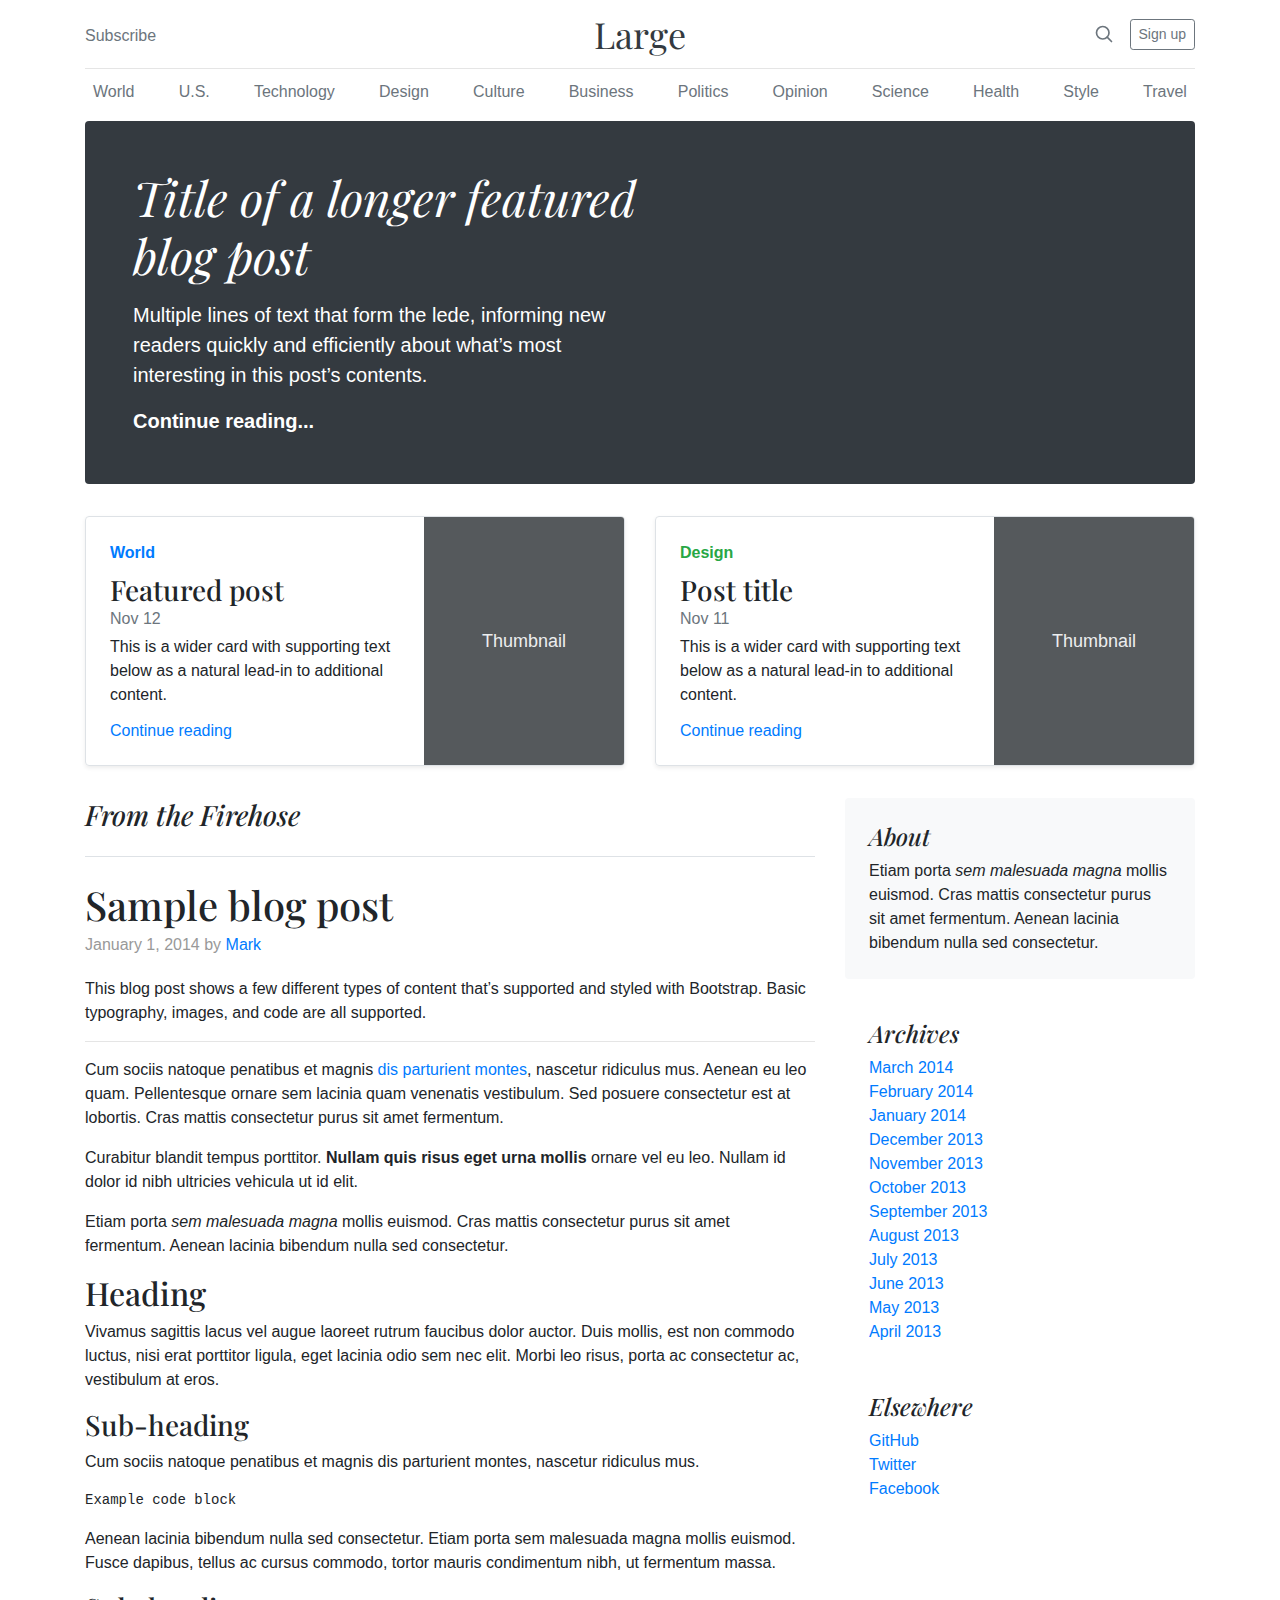
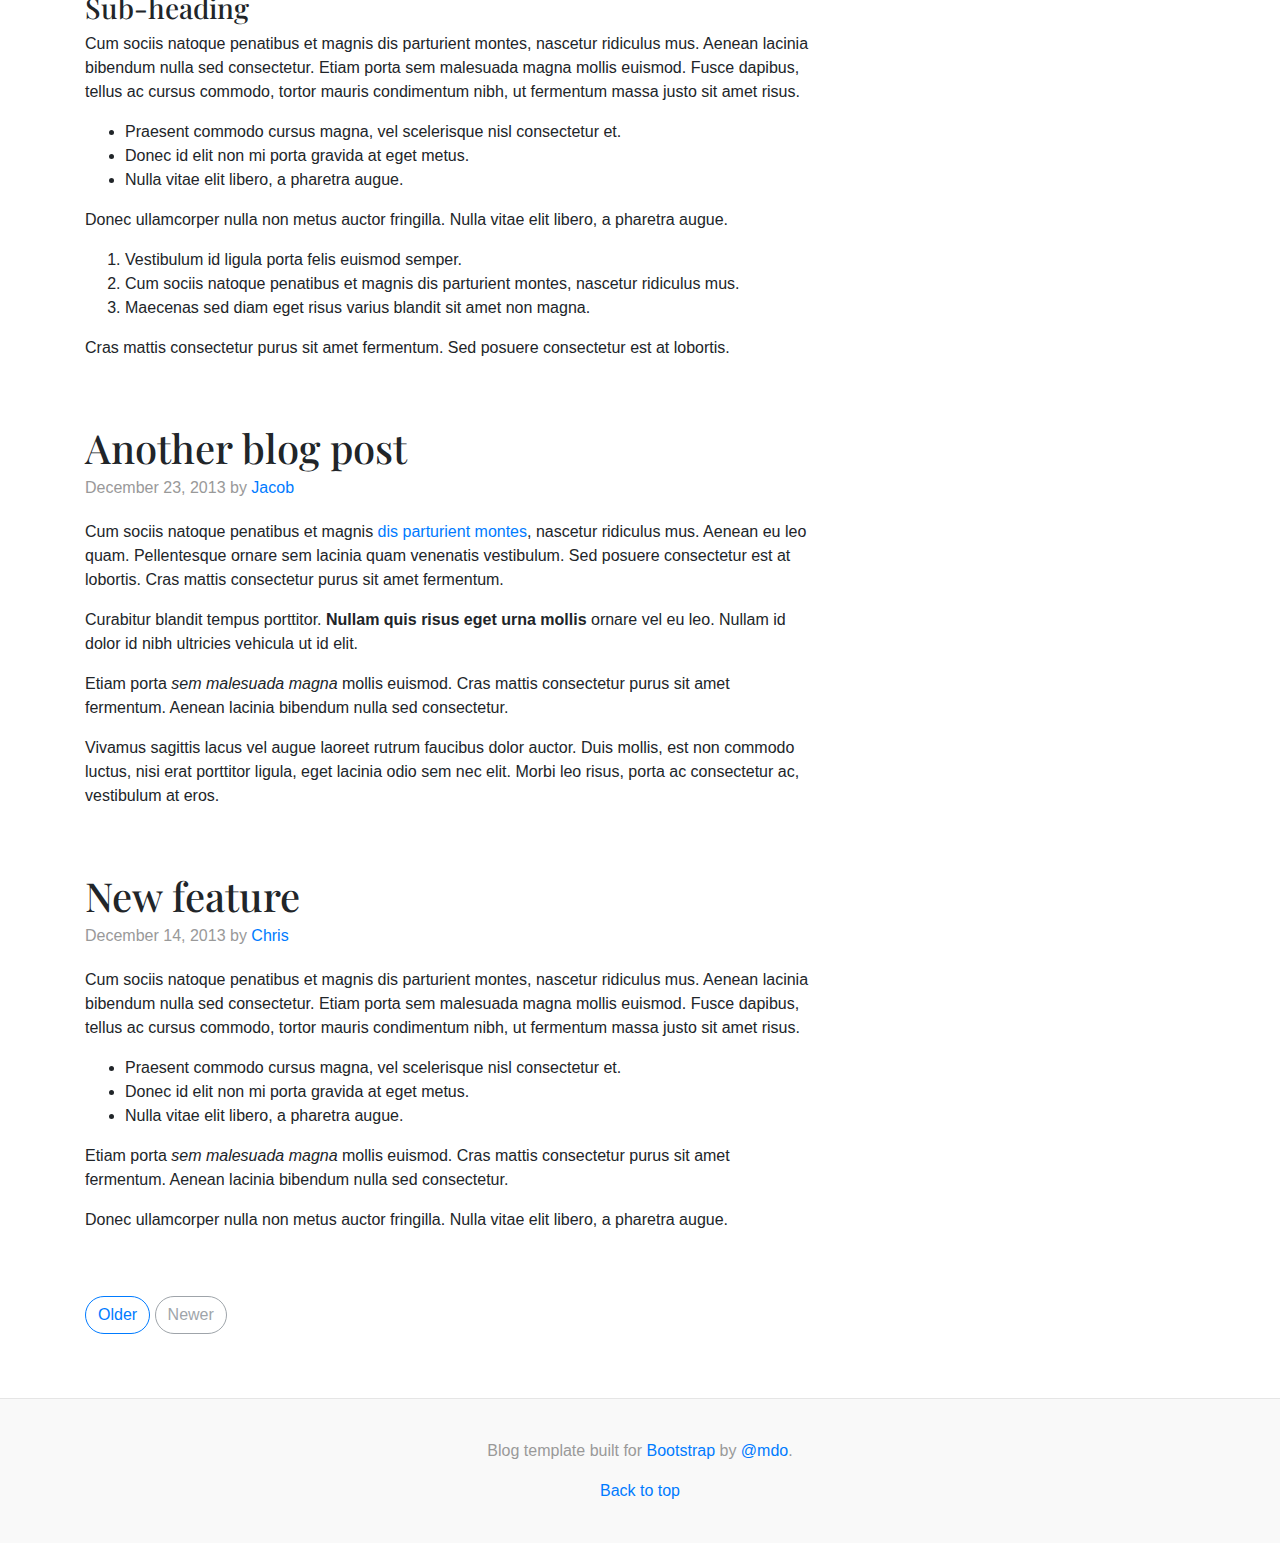
<file: bootstrap_prep/bootstrap-4.5.0-examples/blog/index.html>
<!doctype html>
<html lang="en">
  <head>
    <meta charset="utf-8">
    <meta name="viewport" content="width=device-width, initial-scale=1, shrink-to-fit=no">
    <meta name="description" content="">
    <meta name="author" content="Mark Otto, Jacob Thornton, and Bootstrap contributors">
    <meta name="generator" content="Jekyll v4.0.1">
    <title>Blog Template · Bootstrap</title>

    <link rel="canonical" href="https://getbootstrap.com/docs/4.5/examples/blog/">

    <!-- Bootstrap core CSS -->
<link href="../assets/dist/css/bootstrap.css" rel="stylesheet">

    <style>
      .bd-placeholder-img {
        font-size: 1.125rem;
        text-anchor: middle;
        -webkit-user-select: none;
        -moz-user-select: none;
        -ms-user-select: none;
        user-select: none;
      }

      @media (min-width: 768px) {
        .bd-placeholder-img-lg {
          font-size: 3.5rem;
        }
      }
    </style>
    <!-- Custom styles for this template -->
    <link href="https://fonts.googleapis.com/css?family=Playfair+Display:700,900" rel="stylesheet">
    <!-- Custom styles for this template -->
    <link href="blog.css" rel="stylesheet">
  </head>
  <body>
    <div class="container">
  <header class="blog-header py-3">
    <div class="row flex-nowrap justify-content-between align-items-center">
      <div class="col-4 pt-1">
        <a class="text-muted" href="#">Subscribe</a>
      </div>
      <div class="col-4 text-center">
        <a class="blog-header-logo text-dark" href="#">Large</a>
      </div>
      <div class="col-4 d-flex justify-content-end align-items-center">
        <a class="text-muted" href="#" aria-label="Search">
          <svg xmlns="http://www.w3.org/2000/svg" width="20" height="20" fill="none" stroke="currentColor" stroke-linecap="round" stroke-linejoin="round" stroke-width="2" class="mx-3" role="img" viewBox="0 0 24 24" focusable="false"><title>Search</title><circle cx="10.5" cy="10.5" r="7.5"/><path d="M21 21l-5.2-5.2"/></svg>
        </a>
        <a class="btn btn-sm btn-outline-secondary" href="#">Sign up</a>
      </div>
    </div>
  </header>

  <div class="nav-scroller py-1 mb-2">
    <nav class="nav d-flex justify-content-between">
      <a class="p-2 text-muted" href="#">World</a>
      <a class="p-2 text-muted" href="#">U.S.</a>
      <a class="p-2 text-muted" href="#">Technology</a>
      <a class="p-2 text-muted" href="#">Design</a>
      <a class="p-2 text-muted" href="#">Culture</a>
      <a class="p-2 text-muted" href="#">Business</a>
      <a class="p-2 text-muted" href="#">Politics</a>
      <a class="p-2 text-muted" href="#">Opinion</a>
      <a class="p-2 text-muted" href="#">Science</a>
      <a class="p-2 text-muted" href="#">Health</a>
      <a class="p-2 text-muted" href="#">Style</a>
      <a class="p-2 text-muted" href="#">Travel</a>
    </nav>
  </div>

  <div class="jumbotron p-4 p-md-5 text-white rounded bg-dark">
    <div class="col-md-6 px-0">
      <h1 class="display-4 font-italic">Title of a longer featured blog post</h1>
      <p class="lead my-3">Multiple lines of text that form the lede, informing new readers quickly and efficiently about what’s most interesting in this post’s contents.</p>
      <p class="lead mb-0"><a href="#" class="text-white font-weight-bold">Continue reading...</a></p>
    </div>
  </div>

  <div class="row mb-2">
    <div class="col-md-6">
      <div class="row no-gutters border rounded overflow-hidden flex-md-row mb-4 shadow-sm h-md-250 position-relative">
        <div class="col p-4 d-flex flex-column position-static">
          <strong class="d-inline-block mb-2 text-primary">World</strong>
          <h3 class="mb-0">Featured post</h3>
          <div class="mb-1 text-muted">Nov 12</div>
          <p class="card-text mb-auto">This is a wider card with supporting text below as a natural lead-in to additional content.</p>
          <a href="#" class="stretched-link">Continue reading</a>
        </div>
        <div class="col-auto d-none d-lg-block">
          <svg class="bd-placeholder-img" width="200" height="250" xmlns="http://www.w3.org/2000/svg" preserveAspectRatio="xMidYMid slice" focusable="false" role="img" aria-label="Placeholder: Thumbnail"><title>Placeholder</title><rect width="100%" height="100%" fill="#55595c"/><text x="50%" y="50%" fill="#eceeef" dy=".3em">Thumbnail</text></svg>
        </div>
      </div>
    </div>
    <div class="col-md-6">
      <div class="row no-gutters border rounded overflow-hidden flex-md-row mb-4 shadow-sm h-md-250 position-relative">
        <div class="col p-4 d-flex flex-column position-static">
          <strong class="d-inline-block mb-2 text-success">Design</strong>
          <h3 class="mb-0">Post title</h3>
          <div class="mb-1 text-muted">Nov 11</div>
          <p class="mb-auto">This is a wider card with supporting text below as a natural lead-in to additional content.</p>
          <a href="#" class="stretched-link">Continue reading</a>
        </div>
        <div class="col-auto d-none d-lg-block">
          <svg class="bd-placeholder-img" width="200" height="250" xmlns="http://www.w3.org/2000/svg" preserveAspectRatio="xMidYMid slice" focusable="false" role="img" aria-label="Placeholder: Thumbnail"><title>Placeholder</title><rect width="100%" height="100%" fill="#55595c"/><text x="50%" y="50%" fill="#eceeef" dy=".3em">Thumbnail</text></svg>
        </div>
      </div>
    </div>
  </div>
</div>

<main role="main" class="container">
  <div class="row">
    <div class="col-md-8 blog-main">
      <h3 class="pb-4 mb-4 font-italic border-bottom">
        From the Firehose
      </h3>

      <div class="blog-post">
        <h2 class="blog-post-title">Sample blog post</h2>
        <p class="blog-post-meta">January 1, 2014 by <a href="#">Mark</a></p>

        <p>This blog post shows a few different types of content that’s supported and styled with Bootstrap. Basic typography, images, and code are all supported.</p>
        <hr>
        <p>Cum sociis natoque penatibus et magnis <a href="#">dis parturient montes</a>, nascetur ridiculus mus. Aenean eu leo quam. Pellentesque ornare sem lacinia quam venenatis vestibulum. Sed posuere consectetur est at lobortis. Cras mattis consectetur purus sit amet fermentum.</p>
        <blockquote>
          <p>Curabitur blandit tempus porttitor. <strong>Nullam quis risus eget urna mollis</strong> ornare vel eu leo. Nullam id dolor id nibh ultricies vehicula ut id elit.</p>
        </blockquote>
        <p>Etiam porta <em>sem malesuada magna</em> mollis euismod. Cras mattis consectetur purus sit amet fermentum. Aenean lacinia bibendum nulla sed consectetur.</p>
        <h2>Heading</h2>
        <p>Vivamus sagittis lacus vel augue laoreet rutrum faucibus dolor auctor. Duis mollis, est non commodo luctus, nisi erat porttitor ligula, eget lacinia odio sem nec elit. Morbi leo risus, porta ac consectetur ac, vestibulum at eros.</p>
        <h3>Sub-heading</h3>
        <p>Cum sociis natoque penatibus et magnis dis parturient montes, nascetur ridiculus mus.</p>
        <pre><code>Example code block</code></pre>
        <p>Aenean lacinia bibendum nulla sed consectetur. Etiam porta sem malesuada magna mollis euismod. Fusce dapibus, tellus ac cursus commodo, tortor mauris condimentum nibh, ut fermentum massa.</p>
        <h3>Sub-heading</h3>
        <p>Cum sociis natoque penatibus et magnis dis parturient montes, nascetur ridiculus mus. Aenean lacinia bibendum nulla sed consectetur. Etiam porta sem malesuada magna mollis euismod. Fusce dapibus, tellus ac cursus commodo, tortor mauris condimentum nibh, ut fermentum massa justo sit amet risus.</p>
        <ul>
          <li>Praesent commodo cursus magna, vel scelerisque nisl consectetur et.</li>
          <li>Donec id elit non mi porta gravida at eget metus.</li>
          <li>Nulla vitae elit libero, a pharetra augue.</li>
        </ul>
        <p>Donec ullamcorper nulla non metus auctor fringilla. Nulla vitae elit libero, a pharetra augue.</p>
        <ol>
          <li>Vestibulum id ligula porta felis euismod semper.</li>
          <li>Cum sociis natoque penatibus et magnis dis parturient montes, nascetur ridiculus mus.</li>
          <li>Maecenas sed diam eget risus varius blandit sit amet non magna.</li>
        </ol>
        <p>Cras mattis consectetur purus sit amet fermentum. Sed posuere consectetur est at lobortis.</p>
      </div><!-- /.blog-post -->

      <div class="blog-post">
        <h2 class="blog-post-title">Another blog post</h2>
        <p class="blog-post-meta">December 23, 2013 by <a href="#">Jacob</a></p>

        <p>Cum sociis natoque penatibus et magnis <a href="#">dis parturient montes</a>, nascetur ridiculus mus. Aenean eu leo quam. Pellentesque ornare sem lacinia quam venenatis vestibulum. Sed posuere consectetur est at lobortis. Cras mattis consectetur purus sit amet fermentum.</p>
        <blockquote>
          <p>Curabitur blandit tempus porttitor. <strong>Nullam quis risus eget urna mollis</strong> ornare vel eu leo. Nullam id dolor id nibh ultricies vehicula ut id elit.</p>
        </blockquote>
        <p>Etiam porta <em>sem malesuada magna</em> mollis euismod. Cras mattis consectetur purus sit amet fermentum. Aenean lacinia bibendum nulla sed consectetur.</p>
        <p>Vivamus sagittis lacus vel augue laoreet rutrum faucibus dolor auctor. Duis mollis, est non commodo luctus, nisi erat porttitor ligula, eget lacinia odio sem nec elit. Morbi leo risus, porta ac consectetur ac, vestibulum at eros.</p>
      </div><!-- /.blog-post -->

      <div class="blog-post">
        <h2 class="blog-post-title">New feature</h2>
        <p class="blog-post-meta">December 14, 2013 by <a href="#">Chris</a></p>

        <p>Cum sociis natoque penatibus et magnis dis parturient montes, nascetur ridiculus mus. Aenean lacinia bibendum nulla sed consectetur. Etiam porta sem malesuada magna mollis euismod. Fusce dapibus, tellus ac cursus commodo, tortor mauris condimentum nibh, ut fermentum massa justo sit amet risus.</p>
        <ul>
          <li>Praesent commodo cursus magna, vel scelerisque nisl consectetur et.</li>
          <li>Donec id elit non mi porta gravida at eget metus.</li>
          <li>Nulla vitae elit libero, a pharetra augue.</li>
        </ul>
        <p>Etiam porta <em>sem malesuada magna</em> mollis euismod. Cras mattis consectetur purus sit amet fermentum. Aenean lacinia bibendum nulla sed consectetur.</p>
        <p>Donec ullamcorper nulla non metus auctor fringilla. Nulla vitae elit libero, a pharetra augue.</p>
      </div><!-- /.blog-post -->

      <nav class="blog-pagination">
        <a class="btn btn-outline-primary" href="#">Older</a>
        <a class="btn btn-outline-secondary disabled" href="#" tabindex="-1" aria-disabled="true">Newer</a>
      </nav>

    </div><!-- /.blog-main -->

    <aside class="col-md-4 blog-sidebar">
      <div class="p-4 mb-3 bg-light rounded">
        <h4 class="font-italic">About</h4>
        <p class="mb-0">Etiam porta <em>sem malesuada magna</em> mollis euismod. Cras mattis consectetur purus sit amet fermentum. Aenean lacinia bibendum nulla sed consectetur.</p>
      </div>

      <div class="p-4">
        <h4 class="font-italic">Archives</h4>
        <ol class="list-unstyled mb-0">
          <li><a href="#">March 2014</a></li>
          <li><a href="#">February 2014</a></li>
          <li><a href="#">January 2014</a></li>
          <li><a href="#">December 2013</a></li>
          <li><a href="#">November 2013</a></li>
          <li><a href="#">October 2013</a></li>
          <li><a href="#">September 2013</a></li>
          <li><a href="#">August 2013</a></li>
          <li><a href="#">July 2013</a></li>
          <li><a href="#">June 2013</a></li>
          <li><a href="#">May 2013</a></li>
          <li><a href="#">April 2013</a></li>
        </ol>
      </div>

      <div class="p-4">
        <h4 class="font-italic">Elsewhere</h4>
        <ol class="list-unstyled">
          <li><a href="#">GitHub</a></li>
          <li><a href="#">Twitter</a></li>
          <li><a href="#">Facebook</a></li>
        </ol>
      </div>
    </aside><!-- /.blog-sidebar -->

  </div><!-- /.row -->

</main><!-- /.container -->

<footer class="blog-footer">
  <p>Blog template built for <a href="https://getbootstrap.com/">Bootstrap</a> by <a href="https://twitter.com/mdo">@mdo</a>.</p>
  <p>
    <a href="#">Back to top</a>
  </p>
</footer>
</body>
</html>
</file>
<file: aisteps/styles.css>
:root {
  --bg: #f4efe7;
  --bg-strong: #fffaf4;
  --surface: rgba(255, 250, 244, 0.74);
  --surface-strong: rgba(255, 255, 255, 0.92);
  --line: rgba(43, 61, 45, 0.14);
  --text: #1d2b25;
  --muted: #5f6d66;
  --accent: #ef6c3e;
  --secondary: #1f6b5d;
  --shadow: 0 24px 60px rgba(45, 38, 26, 0.12);
  --radius-xl: 32px;
  --radius-lg: 24px;
  --container: 1180px;
}

* {
  box-sizing: border-box;
}

html {
  scroll-behavior: smooth;
}

body {
  margin: 0;
  font-family: "Manrope", sans-serif;
  color: var(--text);
  background:
    radial-gradient(circle at top left, rgba(239, 108, 62, 0.2), transparent 28%),
    radial-gradient(circle at 80% 10%, rgba(31, 107, 93, 0.18), transparent 26%),
    linear-gradient(180deg, #fff8ef 0%, var(--bg) 48%, #f2eee7 100%);
}

body::before {
  content: "";
  position: fixed;
  inset: 0;
  background-image:
    linear-gradient(rgba(29, 43, 37, 0.02) 1px, transparent 1px),
    linear-gradient(90deg, rgba(29, 43, 37, 0.02) 1px, transparent 1px);
  background-size: 44px 44px;
  pointer-events: none;
  z-index: -1;
}

a {
  color: inherit;
  text-decoration: none;
}

button {
  font: inherit;
}

.page-shell {
  width: min(100% - 32px, var(--container));
  margin: 0 auto;
}

.section {
  padding: 42px 0;
}

.site-header {
  position: sticky;
  top: 0;
  z-index: 10;
  padding-top: 18px;
}

.nav {
  display: flex;
  align-items: center;
  justify-content: space-between;
  gap: 16px;
  padding: 16px 20px;
  background: rgba(255, 248, 239, 0.8);
  backdrop-filter: blur(18px);
  border: 1px solid rgba(255, 255, 255, 0.7);
  border-radius: 999px;
  box-shadow: 0 10px 30px rgba(29, 43, 37, 0.08);
}

.brand {
  display: inline-flex;
  align-items: center;
  gap: 12px;
  font-family: "Space Grotesk", sans-serif;
  font-size: 1.15rem;
  font-weight: 700;
}

.brand-mark {
  display: inline-grid;
  place-items: center;
  width: 42px;
  height: 42px;
  border-radius: 14px;
  color: white;
  background: linear-gradient(135deg, var(--accent), var(--secondary));
}

.nav-panel,
.nav-links,
.nav-actions {
  display: flex;
  align-items: center;
  gap: 14px;
}

.nav-links a {
  color: var(--muted);
  font-size: 0.95rem;
}

.lang-switch {
  display: inline-flex;
  padding: 4px;
  background: rgba(255, 255, 255, 0.72);
  border-radius: 999px;
  border: 1px solid var(--line);
}

.lang-btn {
  border: 0;
  background: transparent;
  color: var(--muted);
  padding: 8px 12px;
  border-radius: 999px;
  cursor: pointer;
}

.lang-btn.is-active {
  color: white;
  background: var(--text);
}

.button {
  display: inline-flex;
  align-items: center;
  justify-content: center;
  min-height: 50px;
  padding: 0 20px;
  border-radius: 999px;
  border: 1px solid transparent;
  font-weight: 800;
  background: linear-gradient(135deg, var(--accent), #ff8e61);
  color: white;
  box-shadow: 0 18px 32px rgba(239, 108, 62, 0.28);
  transition: transform 180ms ease, box-shadow 180ms ease;
}

.button:hover,
.button:focus-visible {
  transform: translateY(-1px);
}

.button-ghost {
  background: rgba(255, 255, 255, 0.66);
  color: var(--text);
  border-color: var(--line);
  box-shadow: none;
}

.button-small {
  min-height: 42px;
  padding: 0 16px;
}

.nav-toggle {
  display: none;
  width: 48px;
  height: 48px;
  border: 1px solid var(--line);
  border-radius: 16px;
  background: rgba(255, 255, 255, 0.75);
}

.nav-toggle span {
  display: block;
  width: 20px;
  height: 2px;
  margin: 5px auto;
  background: var(--text);
}

.hero {
  display: grid;
  grid-template-columns: minmax(0, 1.1fr) minmax(320px, 0.9fr);
  gap: 36px;
  align-items: center;
  min-height: calc(100vh - 120px);
  padding-top: 48px;
}

.eyebrow {
  margin: 0 0 16px;
  text-transform: uppercase;
  letter-spacing: 0.16em;
  font-size: 0.76rem;
  font-weight: 800;
  color: var(--secondary);
}

h1,
h2,
h3,
strong {
  font-family: "Space Grotesk", sans-serif;
}

h1 {
  margin: 0;
  max-width: 12ch;
  font-size: clamp(3rem, 7vw, 6rem);
  line-height: 0.96;
}

h2 {
  margin: 0;
  max-width: 18ch;
  font-size: clamp(2rem, 4vw, 3.5rem);
  line-height: 1;
}

h3 {
  margin: 0 0 10px;
  font-size: 1.25rem;
}

p {
  margin: 0;
  line-height: 1.7;
}

.hero-text,
.section-intro,
.cta-card p:not(.eyebrow) {
  max-width: 62ch;
  color: var(--muted);
  font-size: 1.05rem;
}

.hero-actions {
  display: flex;
  flex-wrap: wrap;
  gap: 12px;
  margin: 28px 0;
}

.hero-points,
.check-list {
  margin: 0;
  padding: 0;
  list-style: none;
}

.hero-points {
  display: grid;
  gap: 12px;
}

.hero-points li,
.check-list li {
  position: relative;
  padding-left: 28px;
  color: var(--muted);
}

.hero-points li::before,
.check-list li::before {
  content: "";
  position: absolute;
  top: 0.7em;
  left: 0;
  width: 12px;
  height: 12px;
  border-radius: 50%;
  background: linear-gradient(135deg, var(--accent), var(--secondary));
  box-shadow: 0 0 0 6px rgba(239, 108, 62, 0.12);
}

.hero-visual {
  position: relative;
  min-height: 560px;
}

.orb {
  position: absolute;
  border-radius: 50%;
  filter: blur(4px);
}

.orb-one {
  inset: 40px 20px auto auto;
  width: 180px;
  height: 180px;
  background: radial-gradient(circle, rgba(239, 108, 62, 0.4), transparent 65%);
}

.orb-two {
  inset: auto auto 50px 20px;
  width: 220px;
  height: 220px;
  background: radial-gradient(circle, rgba(31, 107, 93, 0.36), transparent 65%);
}

.hero-card {
  position: absolute;
  border-radius: var(--radius-xl);
  border: 1px solid rgba(255, 255, 255, 0.68);
  background: rgba(255, 250, 244, 0.74);
  backdrop-filter: blur(18px);
  box-shadow: var(--shadow);
}

.hero-card-main {
  top: 24px;
  right: 0;
  width: min(100%, 420px);
  padding: 28px;
}

.hero-card-main strong {
  display: block;
  margin: 12px 0;
  font-size: 2rem;
}

.mini-label,
.metric-label,
.step-kicker {
  font-size: 0.85rem;
  text-transform: uppercase;
  letter-spacing: 0.14em;
  color: var(--secondary);
}

.hero-card-side {
  left: 40px;
  bottom: 52px;
  width: 240px;
  padding: 24px;
}

.metric-number {
  display: block;
  font-family: "Space Grotesk", sans-serif;
  font-size: 4rem;
  line-height: 1;
}

.trust-strip {
  display: grid;
  grid-template-columns: repeat(3, minmax(0, 1fr));
  gap: 16px;
}

.highlight,
.info-card,
.format-card,
.timeline-card,
.method-step,
.benefits-panel,
.cta-card,
.faq-list details {
  border: 1px solid rgba(255, 255, 255, 0.7);
  background: rgba(255, 250, 244, 0.74);
  backdrop-filter: blur(14px);
  box-shadow: var(--shadow);
}

.highlight {
  display: grid;
  gap: 6px;
  padding: 20px 22px;
  border-radius: var(--radius-lg);
}

.highlight span {
  color: var(--muted);
}

.section-heading {
  display: grid;
  gap: 14px;
  margin-bottom: 28px;
}

.split-heading {
  display: grid;
  gap: 20px;
}

.cards {
  display: grid;
  gap: 18px;
}

.three-up {
  grid-template-columns: repeat(3, minmax(0, 1fr));
}

.two-up {
  grid-template-columns: repeat(2, minmax(0, 1fr));
}

.info-card,
.format-card,
.timeline-card,
.method-step {
  padding: 26px;
  border-radius: var(--radius-lg);
}

.journey-banner {
  margin-bottom: 18px;
  padding: 20px 24px;
  border-radius: var(--radius-lg);
  border: 1px solid rgba(255, 255, 255, 0.7);
  background:
    linear-gradient(135deg, rgba(255, 255, 255, 0.7), rgba(210, 239, 230, 0.55)),
    rgba(255, 250, 244, 0.74);
  box-shadow: var(--shadow);
}

.journey-banner p {
  color: var(--muted);
}

.journey-badge {
  display: inline-flex;
  margin-bottom: 10px;
  padding: 8px 12px;
  border-radius: 999px;
  background: rgba(31, 107, 93, 0.12);
  color: var(--secondary);
  font-size: 0.82rem;
  font-weight: 800;
  letter-spacing: 0.08em;
  text-transform: uppercase;
}

.timeline {
  display: grid;
  grid-template-columns: repeat(3, minmax(0, 1fr));
  gap: 18px;
}

.timeline-card {
  display: flex;
  flex-direction: column;
  gap: 12px;
}

.module-image {
  width: 100%;
  aspect-ratio: 4 / 5.8;
  object-fit: contain;
  border-radius: 20px;
  border: 1px solid rgba(29, 43, 37, 0.08);
  background: linear-gradient(180deg, rgba(240, 246, 250, 0.95), rgba(233, 242, 239, 0.95));
  box-shadow: 0 16px 34px rgba(29, 43, 37, 0.08);
}

.timeline-index {
  display: inline-flex;
  align-items: center;
  justify-content: center;
  width: 56px;
  height: 56px;
  margin-bottom: 18px;
  border-radius: 18px;
  font-family: "Space Grotesk", sans-serif;
  font-weight: 700;
  color: white;
  background: linear-gradient(135deg, var(--secondary), #1d8472);
}

.feature-band {
  padding-top: 58px;
  padding-bottom: 58px;
}

.method-lead {
  max-width: 70ch;
  color: var(--text);
  font-size: 1.08rem;
  font-weight: 600;
}

.method-grid {
  display: grid;
  grid-template-columns: repeat(3, minmax(0, 1fr));
  gap: 18px;
  margin-bottom: 18px;
}

.cbl-spotlight {
  display: grid;
  grid-template-columns: auto 1fr;
  gap: 18px;
  align-items: center;
  margin-bottom: 18px;
  padding: 24px 28px;
  border-radius: var(--radius-xl);
  border: 1px solid rgba(255, 255, 255, 0.7);
  background:
    radial-gradient(circle at top right, rgba(239, 108, 62, 0.18), transparent 30%),
    linear-gradient(135deg, rgba(255, 248, 239, 0.92), rgba(210, 239, 230, 0.72));
  box-shadow: var(--shadow);
}

.cbl-mark {
  display: inline-grid;
  place-items: center;
  width: 88px;
  height: 88px;
  border-radius: 24px;
  font-family: "Space Grotesk", sans-serif;
  font-size: 1.8rem;
  font-weight: 700;
  color: white;
  background: linear-gradient(135deg, var(--secondary), var(--accent));
}

.cbl-spotlight p {
  color: var(--muted);
}

.benefits-panel {
  display: grid;
  grid-template-columns: 0.8fr 1.2fr;
  gap: 24px;
  padding: 28px;
  border-radius: var(--radius-xl);
  background:
    linear-gradient(135deg, rgba(255, 217, 191, 0.5), rgba(210, 239, 230, 0.5)),
    rgba(255, 255, 255, 0.92);
}

.faq-list {
  display: grid;
  gap: 14px;
}

.faq-list details {
  border-radius: 22px;
  overflow: hidden;
}

.faq-list summary {
  cursor: pointer;
  padding: 22px 24px;
  font-family: "Space Grotesk", sans-serif;
  font-size: 1.05rem;
  list-style: none;
}

.faq-list summary::-webkit-details-marker {
  display: none;
}

.faq-list details p {
  padding: 0 24px 22px;
  color: var(--muted);
}

.cta-section {
  padding-bottom: 80px;
}

.cta-card {
  display: grid;
  grid-template-columns: 1.2fr auto;
  align-items: center;
  gap: 24px;
  padding: 32px;
  border-radius: 36px;
  background:
    radial-gradient(circle at top right, rgba(239, 108, 62, 0.22), transparent 28%),
    linear-gradient(135deg, rgba(255, 255, 255, 0.9), rgba(255, 246, 240, 0.95));
}

.reveal {
  opacity: 0;
  transform: translateY(24px);
  transition: opacity 700ms ease, transform 700ms ease;
}

.reveal.is-visible {
  opacity: 1;
  transform: translateY(0);
}

@media (max-width: 1080px) {
  .hero,
  .timeline,
  .method-grid,
  .three-up,
  .trust-strip {
    grid-template-columns: repeat(2, minmax(0, 1fr));
  }

  .benefits-panel,
  .cta-card {
    grid-template-columns: 1fr;
  }
}

@media (max-width: 820px) {
  .page-shell {
    width: min(100% - 20px, var(--container));
  }

  .nav {
    position: relative;
    padding: 14px 16px;
    border-radius: 28px;
  }

  .nav-toggle {
    display: inline-block;
  }

  .nav-panel {
    position: absolute;
    top: calc(100% + 10px);
    left: 0;
    right: 0;
    display: none;
    flex-direction: column;
    align-items: stretch;
    padding: 16px;
    border-radius: 28px;
    background: rgba(255, 248, 239, 0.94);
    border: 1px solid rgba(255, 255, 255, 0.78);
    box-shadow: var(--shadow);
  }

  .nav.is-open .nav-panel {
    display: flex;
  }

  .nav-links,
  .nav-actions {
    flex-direction: column;
    align-items: stretch;
  }

  .nav-links a,
  .nav-actions .button {
    text-align: center;
  }

  .hero {
    grid-template-columns: 1fr;
    min-height: auto;
    padding-top: 28px;
  }

  .cbl-spotlight {
    grid-template-columns: 1fr;
  }

  .hero-visual {
    min-height: 420px;
  }

  .hero-card-main {
    position: relative;
    top: 0;
  }

  .hero-card-side {
    left: auto;
    right: 0;
    bottom: 0;
  }
}

@media (max-width: 640px) {
  .section {
    padding: 34px 0;
  }

  .trust-strip,
  .three-up,
  .two-up,
  .timeline,
  .method-grid {
    grid-template-columns: 1fr;
  }

  .hero-visual {
    min-height: 360px;
  }

  .hero-card-main,
  .hero-card-side {
    width: 100%;
  }

  .hero-card-side {
    position: relative;
    margin-top: 16px;
  }

  .hero-actions {
    flex-direction: column;
  }

  .button,
  .button-ghost {
    width: 100%;
  }

  .cta-card {
    padding: 24px;
  }
}
</file>
<file: bootstrap_prep/bootstrap-4.5.0-examples/blog/blog.css>
/* stylelint-disable selector-list-comma-newline-after */

.blog-header {
  line-height: 1;
  border-bottom: 1px solid #e5e5e5;
}

.blog-header-logo {
  font-family: "Playfair Display", Georgia, "Times New Roman", serif;
  font-size: 2.25rem;
}

.blog-header-logo:hover {
  text-decoration: none;
}

h1, h2, h3, h4, h5, h6 {
  font-family: "Playfair Display", Georgia, "Times New Roman", serif;
}

.display-4 {
  font-size: 2.5rem;
}
@media (min-width: 768px) {
  .display-4 {
    font-size: 3rem;
  }
}

.nav-scroller {
  position: relative;
  z-index: 2;
  height: 2.75rem;
  overflow-y: hidden;
}

.nav-scroller .nav {
  display: -ms-flexbox;
  display: flex;
  -ms-flex-wrap: nowrap;
  flex-wrap: nowrap;
  padding-bottom: 1rem;
  margin-top: -1px;
  overflow-x: auto;
  text-align: center;
  white-space: nowrap;
  -webkit-overflow-scrolling: touch;
}

.nav-scroller .nav-link {
  padding-top: .75rem;
  padding-bottom: .75rem;
  font-size: .875rem;
}

.card-img-right {
  height: 100%;
  border-radius: 0 3px 3px 0;
}

.flex-auto {
  -ms-flex: 0 0 auto;
  flex: 0 0 auto;
}

.h-250 { height: 250px; }
@media (min-width: 768px) {
  .h-md-250 { height: 250px; }
}

/* Pagination */
.blog-pagination {
  margin-bottom: 4rem;
}
.blog-pagination > .btn {
  border-radius: 2rem;
}

/*
 * Blog posts
 */
.blog-post {
  margin-bottom: 4rem;
}
.blog-post-title {
  margin-bottom: .25rem;
  font-size: 2.5rem;
}
.blog-post-meta {
  margin-bottom: 1.25rem;
  color: #999;
}

/*
 * Footer
 */
.blog-footer {
  padding: 2.5rem 0;
  color: #999;
  text-align: center;
  background-color: #f9f9f9;
  border-top: .05rem solid #e5e5e5;
}
.blog-footer p:last-child {
  margin-bottom: 0;
}
</file>
